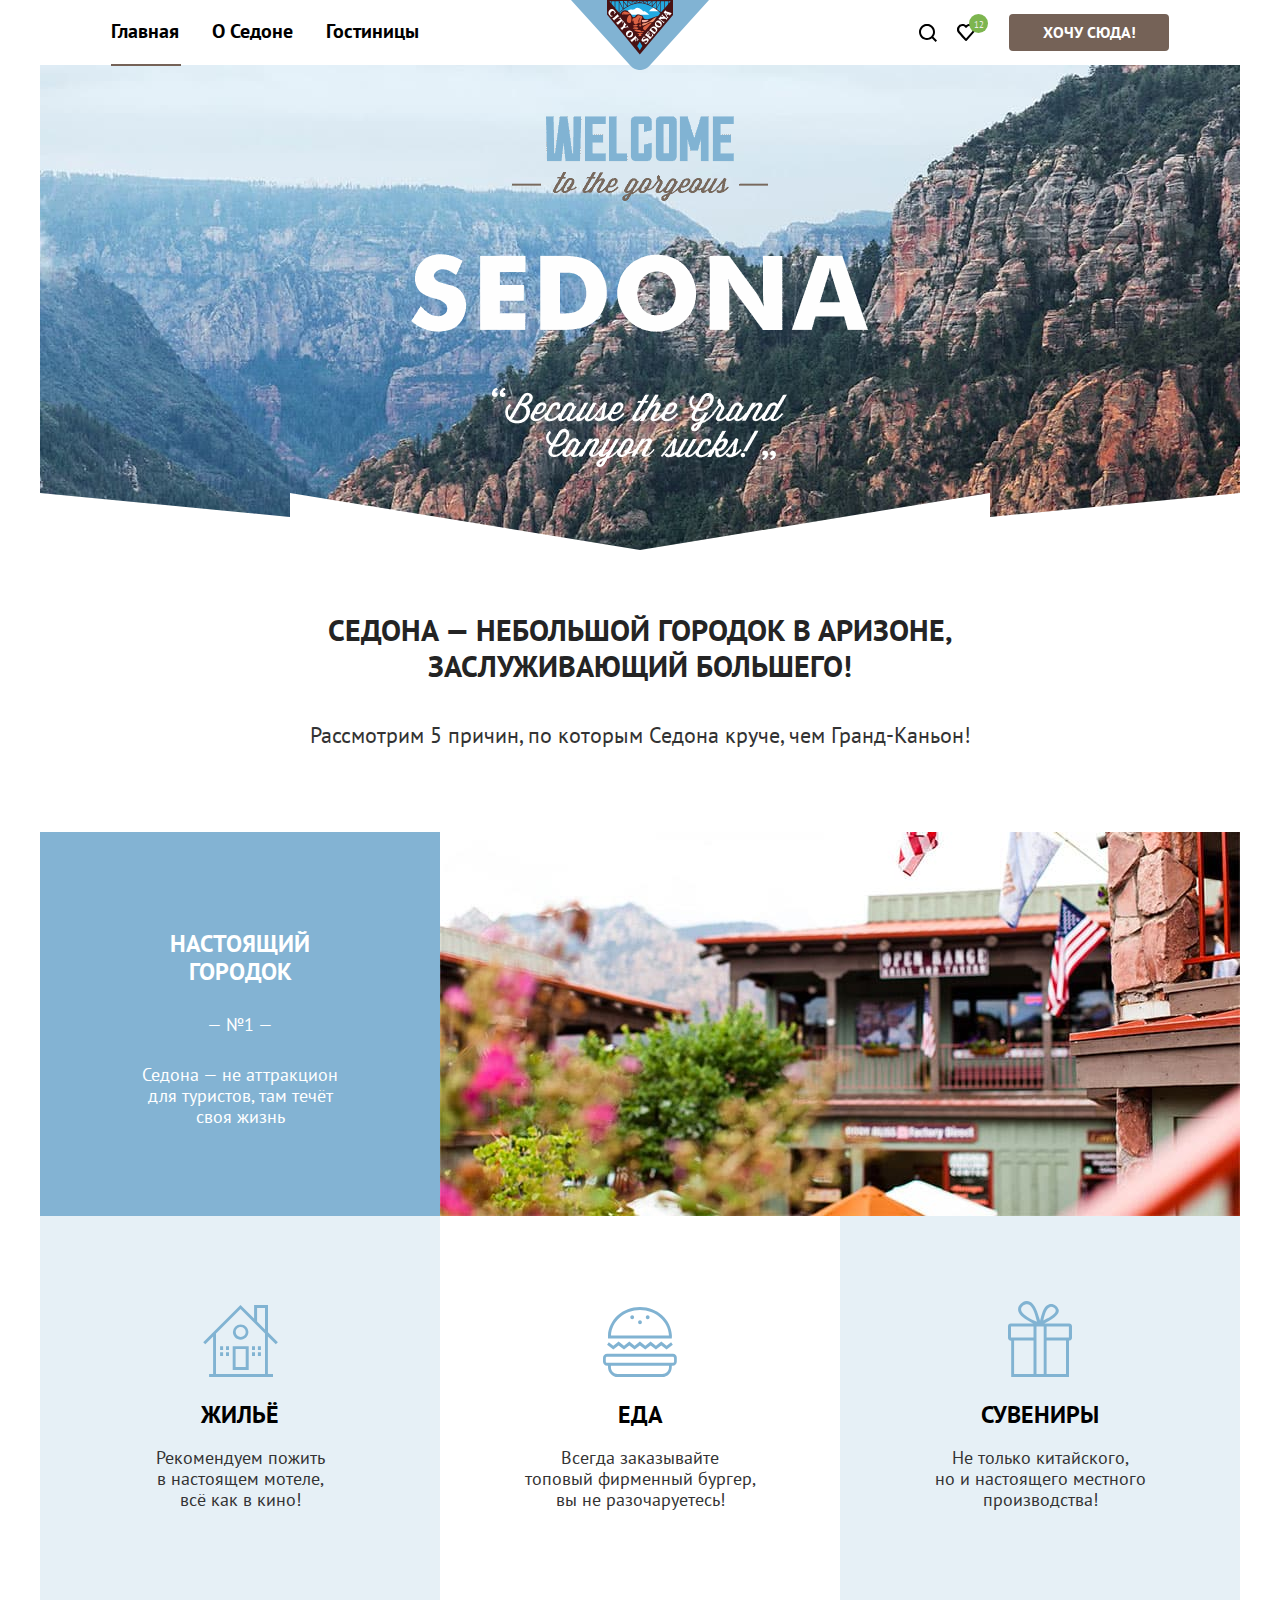
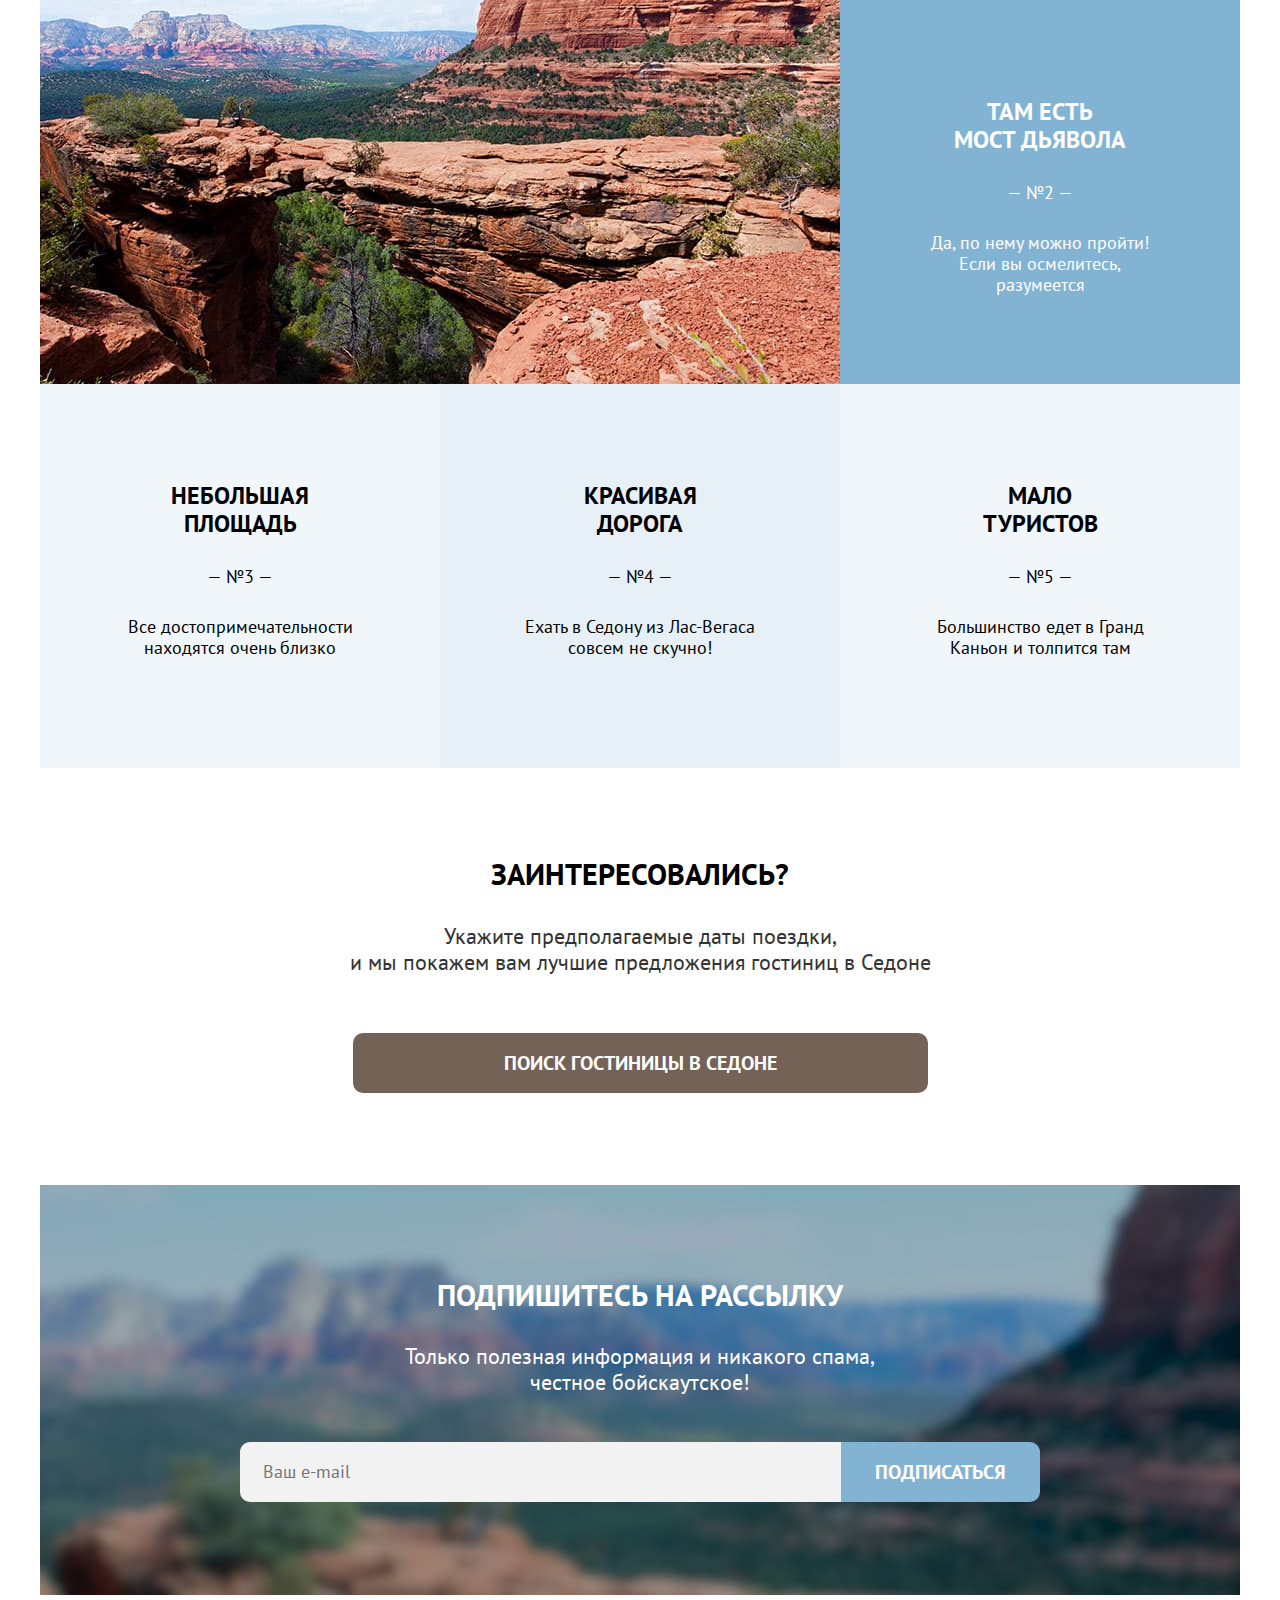
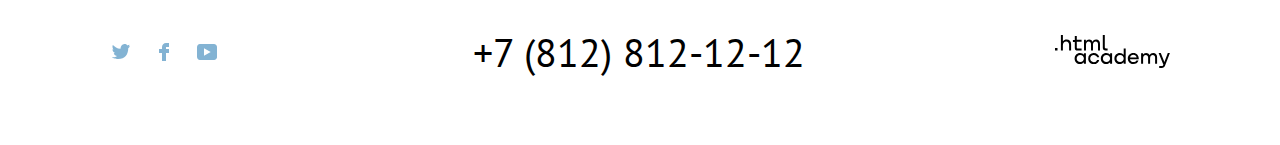
<file: index.html>
<!DOCTYPE html>
<html lang="ru">
<head>
  <meta charset="utf-8">
  <title>Город «Седона»</title>
  <link rel="stylesheet" href="styles/styles.css">
  <link rel="icon" type="image/png" sizes="32x32" href="img/favicon.png">
</head>
<body>
<header class="page-header">
  <nav class="navigation">
    <ul class="navigation-list">
      <li class="navigation-item">
        <a class="navigation-link active">Главная</a>
      </li>
      <li class="navigation-item">
        <a class="navigation-link" href="#">О Седоне</a>
      </li>
      <li class="navigation-item">
        <a class="navigation-link" href="booking.html">Гостиницы</a>
      </li>
    </ul>
    <a class="logo">
      <img src="img/svg/sedona-logo.svg" width="138" height="70" alt="Логотип города Седона.">
    </a>
    <ul class="navigation-list navigation-list-user">
      <li class="navigation-item-user">
        <a class="navigation-link navigation-link-icon" href="#">
          <span class="visually-hidden">Поиск</span>
          <svg width="18" height="18" role="img" aria-label="Иконка поиска." fill="none" xmlns="http://www.w3.org/2000/svg">
            <path d="m18 16.5-3.7-3.7c1-1.3 1.7-3 1.7-4.9 0-4.4-3.6-8-8-8S0 3.6 0 8c0 4.4 3.6 8 8 8 1.8 0 3.5-.6 4.9-1.7l3.7 3.7 1.4-1.5ZM8 14c-3.3 0-6-2.7-6-6s2.7-6 6-6 6 2.7 6 6-2.7 6-6 6Z" />
          </svg>
        </a>
      </li>
      <li class="navigation-item-user">
        <a class="navigation-link navigation-link-icon navigation-link-popup" href="#">
          <span class="visually-hidden">Избранное</span>
          <svg  width="18" height="18" role="img" aria-label="Иконка Избранное." fill="none" xmlns="http://www.w3.org/2000/svg">
            <path d="M8.9 17a.9.9 0 0 1-.8-.4c-5.4-6.1-6.7-7.5-7-7.9A5.4 5.4 0 0 1 5.5 0C6.8 0 8 .5 9 1.3a5.46 5.46 0 0 1 9 4.1c0 1.3-.5 2.5-1.3 3.4l-7 7.9c-.2.2-.4.3-.8.3Zm-6-9.5c.3.4 3.5 4 6.1 6.9l6.2-7c.5-.5.7-1.2.7-2 0-1.8-1.5-3.3-3.3-3.3-1 0-2 .5-2.7 1.3-.3.3-.6.4-.9.4-.3 0-.6-.2-.8-.4-.7-.8-1.7-1.3-2.7-1.3-1.8 0-3.3 1.5-3.3 3.3-.1.9.3 1.6.7 2.1-.1 0-.1 0 0 0Z"/>
          </svg>
          <span class="navigation-link-number">12</span>
        </a>
        <div class="popover-basket">
            <span class="visually-hidden">Список избранных</span>
            <ul class="basket-items-list">
              <li class="basket-item">
                <a class="basket-item-link" href="#">
                  <div class="basket-image-border">
                    <img class="basket-image" src="img/catalog/hotel-2-small.jpg"  width="48" height="48" alt="Гостиница Amara Resort & Spa.">
                  </div>
                  <div class="basket-description" >
                    <p class="basket-desc-title">Desert Quail Inn</p>
                    <p class="basket-desc-type">Мотель</p>
                  </div>
                </a>
                <a class="basket-button button" href="#">
                  <svg width="16" height="16" role="img" aria-label="Удаление из списка." viewBox="0 0 16 16" fill="none" xmlns="http://www.w3.org/2000/svg">
                    <path d="M15.3 2.3H13.1H2.8H0.6C0.3 2.3 0 2.5 0 2.8C0 3.1 0.3 3.4 0.6 3.4H2.3V15.4C2.3 15.7 2.6 16 2.9 16H13.1C13.4 16 13.7 15.7 13.7 15.4V3.4H15.4C15.7 3.4 16 3.1 16 2.8C16 2.5 15.6 2.3 15.3 2.3ZM12.5 14.8H3.4V3.4H12.5V14.8Z"/>
                    <path d="M6.19995 1.2H9.59995C9.89995 1.2 10.2 0.9 10.2 0.6C10.2 0.3 9.99995 0 9.69995 0H6.19995C5.89995 0 5.69995 0.3 5.69995 0.6C5.69995 0.9 5.89995 1.2 6.19995 1.2Z"/>
                    <path d="M6.2001 12C6.5001 12 6.8001 11.7 6.8001 11.4V5.70001C6.8001 5.40001 6.5001 5.10001 6.2001 5.10001C5.9001 5.10001 5.6001 5.40001 5.6001 5.70001V11.4C5.7001 11.7 5.9001 12 6.2001 12Z"/>
                    <path d="M9.7001 12C10.0001 12 10.3001 11.7 10.3001 11.4V5.70001C10.3001 5.40001 10.0001 5.10001 9.7001 5.10001C9.4001 5.10001 9.1001 5.50001 9.1001 5.70001V11.4C9.1001 11.7 9.3001 12 9.7001 12Z"/>
                  </svg>
                  <span class="visually-hidden">Удалить из корзины</span>
                </a>
              </li>
              <li class="basket-item">
                <a class="basket-item-link" href="#">
                  <div class="basket-image-border">
                    <img class="basket-image" src="img/catalog/hotel-3-small.jpg"  width="48" height="48" alt="Гостиница Amara Resort & Spa.">
                  </div>
                  <div class="basket-description" >
                    <p class="basket-desc-title">Villas at Poco Diablo</p>
                    <p class="basket-desc-type">Апартаменты</p>
                  </div>
                </a>
                <a class="basket-button button" href="#">
                  <svg width="16" height="16" role="img" aria-label="Удаление из списка." viewBox="0 0 16 16" fill="none" xmlns="http://www.w3.org/2000/svg">
                    <path d="M15.3 2.3H13.1H2.8H0.6C0.3 2.3 0 2.5 0 2.8C0 3.1 0.3 3.4 0.6 3.4H2.3V15.4C2.3 15.7 2.6 16 2.9 16H13.1C13.4 16 13.7 15.7 13.7 15.4V3.4H15.4C15.7 3.4 16 3.1 16 2.8C16 2.5 15.6 2.3 15.3 2.3ZM12.5 14.8H3.4V3.4H12.5V14.8Z"/>
                    <path d="M6.19995 1.2H9.59995C9.89995 1.2 10.2 0.9 10.2 0.6C10.2 0.3 9.99995 0 9.69995 0H6.19995C5.89995 0 5.69995 0.3 5.69995 0.6C5.69995 0.9 5.89995 1.2 6.19995 1.2Z"/>
                    <path d="M6.2001 12C6.5001 12 6.8001 11.7 6.8001 11.4V5.70001C6.8001 5.40001 6.5001 5.10001 6.2001 5.10001C5.9001 5.10001 5.6001 5.40001 5.6001 5.70001V11.4C5.7001 11.7 5.9001 12 6.2001 12Z"/>
                    <path d="M9.7001 12C10.0001 12 10.3001 11.7 10.3001 11.4V5.70001C10.3001 5.40001 10.0001 5.10001 9.7001 5.10001C9.4001 5.10001 9.1001 5.50001 9.1001 5.70001V11.4C9.1001 11.7 9.3001 12 9.7001 12Z"/>
                  </svg>
                  <span class="visually-hidden">Удалить из корзины</span>
                </a>
              </li>
            </ul>
            <div class="basket-group-button">
              <a class="button basket-button-view" href="#">Все избранные</a>
            </div>
        </div>
      </li>
      <li class="navigation-item-user navigation-item-button">
        <a class="navigation-link navigation-link-target" href="#">Хочу сюда!</a>
      </li>
    </ul>
  </nav>
</header>
<main class="main-container">
  <div class="main-index">
    <h1 class="visually-hidden">Добро пожаловать в город Седона!</h1>
    <img class="logo-big" src="img/sedona-welcome.png" width="458" height="352" alt="WELCOME to the gorgeous SEDONA Because the Grand Canyon sucks!">
  </div>
  <section class="advantages">
    <h2 class="visually-hidden">Преимущества</h2>
    <p class="advantages-header advantages-header-center">Седона — небольшой городок в Аризоне, заслуживающий большего!</p>
    <p class="advantages-header-description advantages-header-center">Рассмотрим 5 причин, по которым Седона круче, чем Гранд-Каньон!</p>
    <ol class="advantages-list">
      <li class="advantages-item advantages-blue-dark advantages-item-img">
        <div class="advantages-item-description">
          <h3 class="advantages-title">Настоящий <span>городок</span></h3>
          <span class="advantages-description advantages-numerator"></span>
          <p class="advantages-description">Седона — не аттракцион <span>для туристов, там течёт</span> своя жизнь</p>
        </div>
        <img class="photo-advantages-1" src="img/photo-1.jpg" width="800" height="384"  alt="Спокойный город.">
        <ul class="services-list">
          <li class="services-item advantages-blue">
            <div class="services-icon">
              <img src="img/svg/menu-home.svg" width="75" height="72" alt="Жилье.">
            </div>
            <h3 class="services-title">Жильё</h3>
            <p class="services-description">Рекомендуем пожить <span>в настоящем мотеле,</span> всё как в кино!</p>
          </li>
          <li class="services-item">
            <div class="services-icon">
              <img src="img/svg/menu-burger.svg" width="74" height="70" alt="Еда.">
            </div>
            <h3 class="services-title">Еда</h3>
            <p class="services-description">Всегда заказывайте <span>топовый фирменный бургер,</span> вы не разочаруетесь!</p>
          </li>
          <li class="services-item advantages-blue">
            <div class="services-icon">
              <img src="img/svg/menu-box.svg" width="64" height="76" alt="Сувениры.">
            </div>
            <h3 class="services-title">Сувениры</h3>
            <p class="services-description">Не только китайского, <span>но и настоящего местного</span> производства!</p>
          </li>
        </ul>
      </li>
      <li class="advantages-item advantages-blue-dark advantages-item-img">
        <img class="photo-advantages-2" src="img/photo-2.jpg" width="800" height="384"  alt="Мост дьявола.">
        <div class="advantages-item-description">
          <h3 class="advantages-title">Там есть <span>мост дьявола</span></h3>
          <span class="advantages-description advantages-numerator"></span>
          <p class="advantages-description">Да, по нему можно пройти! <span>Если вы осмелитесь,</span> разумеется</p>
        </div>
      </li>
      <li class="advantages-item advantages-item-description advantages-blue-light">
        <h3 class="advantages-title">Небольшая <span>площадь</span></h3>
        <span class="advantages-description advantages-numerator"></span>
        <p class="advantages-description">Все достопримечательности <span>находятся очень близко</span></p>
      </li>
      <li class="advantages-item advantages-item-description advantages-blue">
        <h3 class="advantages-title">Красивая <span>дорога</span></h3>
        <span class="advantages-description advantages-numerator"></span>
        <p class="advantages-description">Ехать в Седону из Лас-Вегаса <span>совсем не скучно!</span></p>
      </li>
      <li class="advantages-item advantages-item-description advantages-blue-light">
        <h3 class="advantages-title">Мало <span>туристов</span></h3>
        <span class="advantages-description advantages-numerator"></span>
        <p class="advantages-description">Большинство едет в Гранд <span>Каньон и толпится там</span></p>
      </li>
    </ol>
  </section>
  <section class="search">
    <h2 class="visually-hidden">Поиск гостиницы</h2>
    <p class="search-header">Заинтересовались?</p>
    <p class="search-description">Укажите предполагаемые даты поездки, <span>и мы покажем вам лучшие предложения гостиниц в Седоне</span></p>
    <a class="search-link" href="#">ПОИСК ГОСТИНИЦЫ В седоне</a>
  </section>
  <section class="subscribe subscribe-index">
    <h2 class="subscribe-header">Подпишитесь на рассылку</h2>
    <p class="subscribe-description subscribe-description-index">Только полезная информация и никакого спама, честное бойскаутское!</p>
    <form class="subscribe-form" action="https://echo.htmlacademy.ru" method="post">
      <label class="visually-hidden" for="subscribe">Подписка на рассылку</label>
      <input class="subscribe-input" id="subscribe" type="email" name="subscribe-email" placeholder="Ваш e-mail" required>
      <button class="button button-subscribe" type="submit">Подписаться</button>
    </form>
  </section>
</main>
<footer class="footer-page">
  <section class="footer-social">
    <h2 class="visually-hidden">Давайте дружить</h2>
    <ul class="footer-social-list">
      <li class="footer-social-item">
        <a class="footer-social-link" href="https://twitter.com/htmlacademy_ru">
          <span class="visually-hidden">Твиттер</span>
          <svg width="18" height="15" role="img" aria-label="Иконка Твиттер." fill="none" xmlns="http://www.w3.org/2000/svg"><path d="M11.6.2c1.8-.5 3.2.3 3.8 1.2.7-.2 1.4-.5 2.1-.7 0 .9-.6 1.5-.9 1.8.7.1 1.4-.6 1.4-.6-.2 1-1.1 1.8-1.7 2C16.1 10.7 13 15.1 5.7 15h-.5c-.4 0-4.4-.5-5.2-1.9 2.4.2 4.1-.4 5-1.2-1-.3-2.9-.4-3.2-2.9.4.1.6.2 1.3.1C1.8 8.3.4 7.5.5 5.3c.3.3 1.1.5 1.4.5C1.1 5.6-.2 2.5.9.9c1.9 1.9 4 3.6 7.6 3.8C8.7 2.3 9.7.8 11.6.2Z"/><defs><path fill="#fff" d="M0 0h18v15H0z"/></defs>
          </svg>
        </a>
      </li>
      <li class="footer-social-item">
        <a class="footer-social-link" href="https://www.facebook.com/htmlacademy">
          <span class="visually-hidden">Фейсбук</span>
          <svg width="10" height="18" role="img" aria-label="Иконка Фейсбук." fill="none" xmlns="http://www.w3.org/2000/svg"><path d="M7 0C4.8 0 3 1.8 3 4v2H0v4h3v8h4v-8h3V6H7V4h3V0H7Z"/>
          </svg>
        </a>
      </li>
      <li class="footer-social-item">
        <a class="footer-social-link" href="https://www.youtube.com/c/HTMLAcademyRUS">
          <span class="visually-hidden">Ютуб</span>
          <svg width="20" height="16" role="img" aria-label="Иконка Ютуб." fill="none" xmlns="http://www.w3.org/2000/svg"><path d="M17 0H2.9C1.2 0 0 1.5 0 3.2v9.5C0 14.5 1.2 16 2.9 16h14.3c1.5 0 2.9-1.5 2.9-3.2V3.2C19.9 1.5 18.7 0 17 0ZM7 11.8V4.2L13.7 8 7 11.8Z"/><defs><path fill="#fff" d="M0 0h20v16H0z"/></defs>
          </svg>
        </a>
      </li>
    </ul>
    <a class="footer-dark-link contacts-phone" href="tel:88128121212"><span class="visually-hidden">Телефон для контактов </span>+7 (812) 812-12-12</a>
    <a class="footer-dark-link htmlacademy-link" href="https://htmlacademy.ru/">
      <span class="visually-hidden">.html academy</span>
      <svg width="115" height="34" role="img" aria-label="Акадения HTML." fill="none" xmlns="http://www.w3.org/2000/svg"><path d="M0 12.9v2.6h2.5v-2.6H0ZM11.6 4.5c-1.6 0-2.8.7-3.6 1.7h-.1V0h-2v15.5h2v-5.3c0-2.1 1.3-3.6 3.3-3.6 1.8 0 2.9 1.4 2.9 3.2v5.7h2V9.4c.1-3-1.8-4.9-4.5-4.9ZM26.6 4.8h-4.8V1.1h-2v3.8h-1.9v2h1.9v6c0 1.7 1 2.7 2.7 2.7h4.1v-2h-3.7c-.7 0-1.1-.4-1.1-1.1V6.8h4.8v-2ZM41.1 4.6c-1.6 0-2.9.8-3.5 2.1h-.1c-.6-1.2-1.8-2.1-3.4-2.1-1.4 0-2.5.8-3.1 1.8h-.1V4.8H29v10.6h2V10c0-2 1-3.5 2.6-3.5 1.5 0 2.4 1 2.4 2.6v6.3h2V9.8c0-2.4 1.4-3.3 2.6-3.3 1.5 0 2.4 1 2.4 2.6v6.3h2V8.9c.1-2.5-1.4-4.3-3.9-4.3ZM47.8 12.7c0 1.7 1 2.7 2.8 2.7h2v-2h-1.7c-.7 0-1.1-.4-1.1-1.1V0h-2v12.7ZM28.9 19.7c-.9-1.1-2.2-1.8-3.9-1.8-3.1 0-5.4 2.3-5.4 5.6s2.3 5.6 5.4 5.6c1.8 0 3-.8 3.8-1.9h.1v1.6h2V18.2h-2v1.5Zm-3.6 7.4c-2.2 0-3.6-1.6-3.6-3.6s1.4-3.6 3.6-3.6 3.6 1.6 3.6 3.6c0 1.9-1.4 3.6-3.6 3.6ZM44.2 22c-.5-2.4-2.6-4.1-5.4-4.1a5.4 5.4 0 0 0-5.6 5.6c0 3.1 2.2 5.6 5.6 5.6 2.8 0 4.9-1.8 5.4-4.2h-2.1a3.4 3.4 0 0 1-3.3 2.3c-2.2 0-3.6-1.6-3.6-3.6s1.4-3.6 3.6-3.6c1.6 0 2.8 1 3.3 2.2h2.1V22ZM55.1 19.7c-.9-1.1-2.2-1.8-3.9-1.8-3.1 0-5.4 2.3-5.4 5.6s2.3 5.6 5.4 5.6c1.8 0 3-.8 3.8-1.9h.1v1.6h2V18.2h-2v1.5Zm-3.6 7.4c-2.2 0-3.6-1.6-3.6-3.6s1.4-3.6 3.6-3.6 3.6 1.6 3.6 3.6c0 1.9-1.5 3.6-3.6 3.6ZM68.7 19.8c-.9-1.1-2.2-1.9-3.9-1.9-3.1 0-5.4 2.3-5.4 5.6s2.2 5.6 5.4 5.6c1.7 0 3-.8 3.8-1.8h.1v1.5h2V13.4h-2v6.4Zm-3.6 7.3c-2.2 0-3.6-1.6-3.6-3.6s1.4-3.6 3.6-3.6 3.6 1.6 3.6 3.6c-.1 2-1.5 3.6-3.6 3.6ZM78.3 17.9c-3.3 0-5.5 2.5-5.5 5.6 0 3 2.1 5.6 5.5 5.6 2.5 0 4.5-1.3 5.2-3.6h-2.1c-.5 1-1.6 1.6-3 1.6-1.9 0-3.3-1.3-3.4-2.9h8.8c.2-3.6-2-6.3-5.5-6.3Zm0 1.9c1.7 0 3 1 3.3 2.6h-6.5c.3-1.5 1.5-2.6 3.2-2.6ZM98.2 17.9c-1.6 0-2.9.8-3.6 2h-.1c-.6-1.2-1.8-2-3.4-2-1.4 0-2.5.7-3.1 1.8v-1.5h-1.9v10.6h2v-5.4c0-2 1-3.4 2.6-3.5 1.5 0 2.4 1 2.4 2.6v6.3h2v-5.6c0-2.4 1.4-3.3 2.6-3.3 1.5 0 2.4 1 2.4 2.6v6.3h2v-6.5c.1-2.6-1.4-4.4-3.9-4.4ZM109.4 27l-3.6-8.9h-2.2l4.8 11.6c-.3.9-.7 1.2-1.7 1.2h-2.5v2h2.5c1.8 0 2.8-.8 3.5-2.6l4.7-12.2h-2.1l-3.4 8.9Z"/>
      </svg>
    </a>
  </section>
</footer>
<div class="modal-container modal-container-close">
  <div class="modal modal-search">
    <div class="modal-title-border">
      <h2 class="modal-title">поиск гостиницы в седоне</h2>
      <button class="modal-close-button" type="button">
        <span class="visually-hidden">Закрыть</span>
        <svg width="13" height="13" role="img" aria-label="Иконка крест." fill="none" xmlns="http://www.w3.org/2000/svg">
          <path d="M13 1.2 11.8 0 6.5 5.3 1.2 0 0 1.2l5.3 5.3L0 11.8 1.2 13l5.3-5.3 5.3 5.3 1.2-1.2-5.3-5.3L13 1.2Z"/>
        </svg>
      </button>
    </div>
    <form class="search-form" action="https://echo.htmlacademy.ru" method="post">
      <label class="search-label search-label-from" for="search-from">Дата заезда:</label>
      <div class="search-border-from search-input-border">
        <input class="search-input search-input-date" type="text" id="search-from" name="search-date-from" placeholder="Укажите дату" required>
        <p class="search-error search-error-from search-error-red">Мы не можем отправить вас в прошлое.</p>
      </div>
      <label class="search-label search-label-to" for="search-to">Дата выезда:</label>
      <div class="search-border-to search-input-border">
        <input class="search-input search-input-date" type="text" id="search-to" name="search-date-to" placeholder="Укажите дату" required>
        <p class="search-error search-error-to">На эти даты есть свободные номера. Пока есть.</p>
      </div>
      <label class="search-label search-label-adult" for="search-adult">Взрослые:</label>
      <div class="search-border-people">
        <div class="search-border-input">
          <button class="button search-number-button search-adult-dec-button" type="button">
            <span class="visually-hidden">минус</span>
            <svg width="13" height="1" role="img" aria-label="Иконка минус." fill="none" xmlns="http://www.w3.org/2000/svg">
              <path d="M0 0L0 1L13 1V0L0 0Z"/>
            </svg>
          </button>
          <input class="search-input search-input-number search-input-adult" type="number" id="search-adult" name="search-adult-for" value="2">
          <button class="button search-number-button search-adult-inc-button" type="button">
            <span class="visually-hidden">плюс</span>
            <svg width="13" height="13" role="img" aria-label="Иконка плюс." fill="none" xmlns="http://www.w3.org/2000/svg">
              <path d="M13 6H7V0H6V6H0V7H6V13H7V7H13V6Z"/>
            </svg>
          </button>
        </div>
        <div class="search-border-label-child">
          <label class="search-label search-label-child" for="search-child">Дети:</label>
          <a class="search-info-child" href="#">
            i
            <p class="search-info-child-description">
              Укажите количество детей,
              которые будут с вами, возраст
              которых от 6 до 18 лет. Дети
              до 6 лет размещаются бесплатно.
            </p>
          </a>
        </div>
        <div class="search-border-input">
          <button class="button search-number-button search-child-dec-button" type="button">
            <span class="visually-hidden">минус</span>
            <svg width="13" height="1" role="img" aria-label="Иконка минус." fill="none" xmlns="http://www.w3.org/2000/svg">
              <path d="M0 0L0 1L13 1V0L0 0Z"/>
            </svg>
          </button>
          <input class="search-input search-input-number search-input-child" type="number" id="search-child" name="search-child-for" value="1">
          <button class="button search-number-button search-child-inc-button" type="button">
            <span class="visually-hidden">плюс</span>
            <svg width="13" height="13" role="img" aria-label="Иконка плюс." fill="none" xmlns="http://www.w3.org/2000/svg">
              <path d="M13 6H7V0H6V6H0V7H6V13H7V7H13V6Z"/>
            </svg>
          </button>
        </div>
      </div>
      <button class="button search-button" type="submit">Найти</button>
    </form>
  </div>
</div>
</body>
</html>
</file>
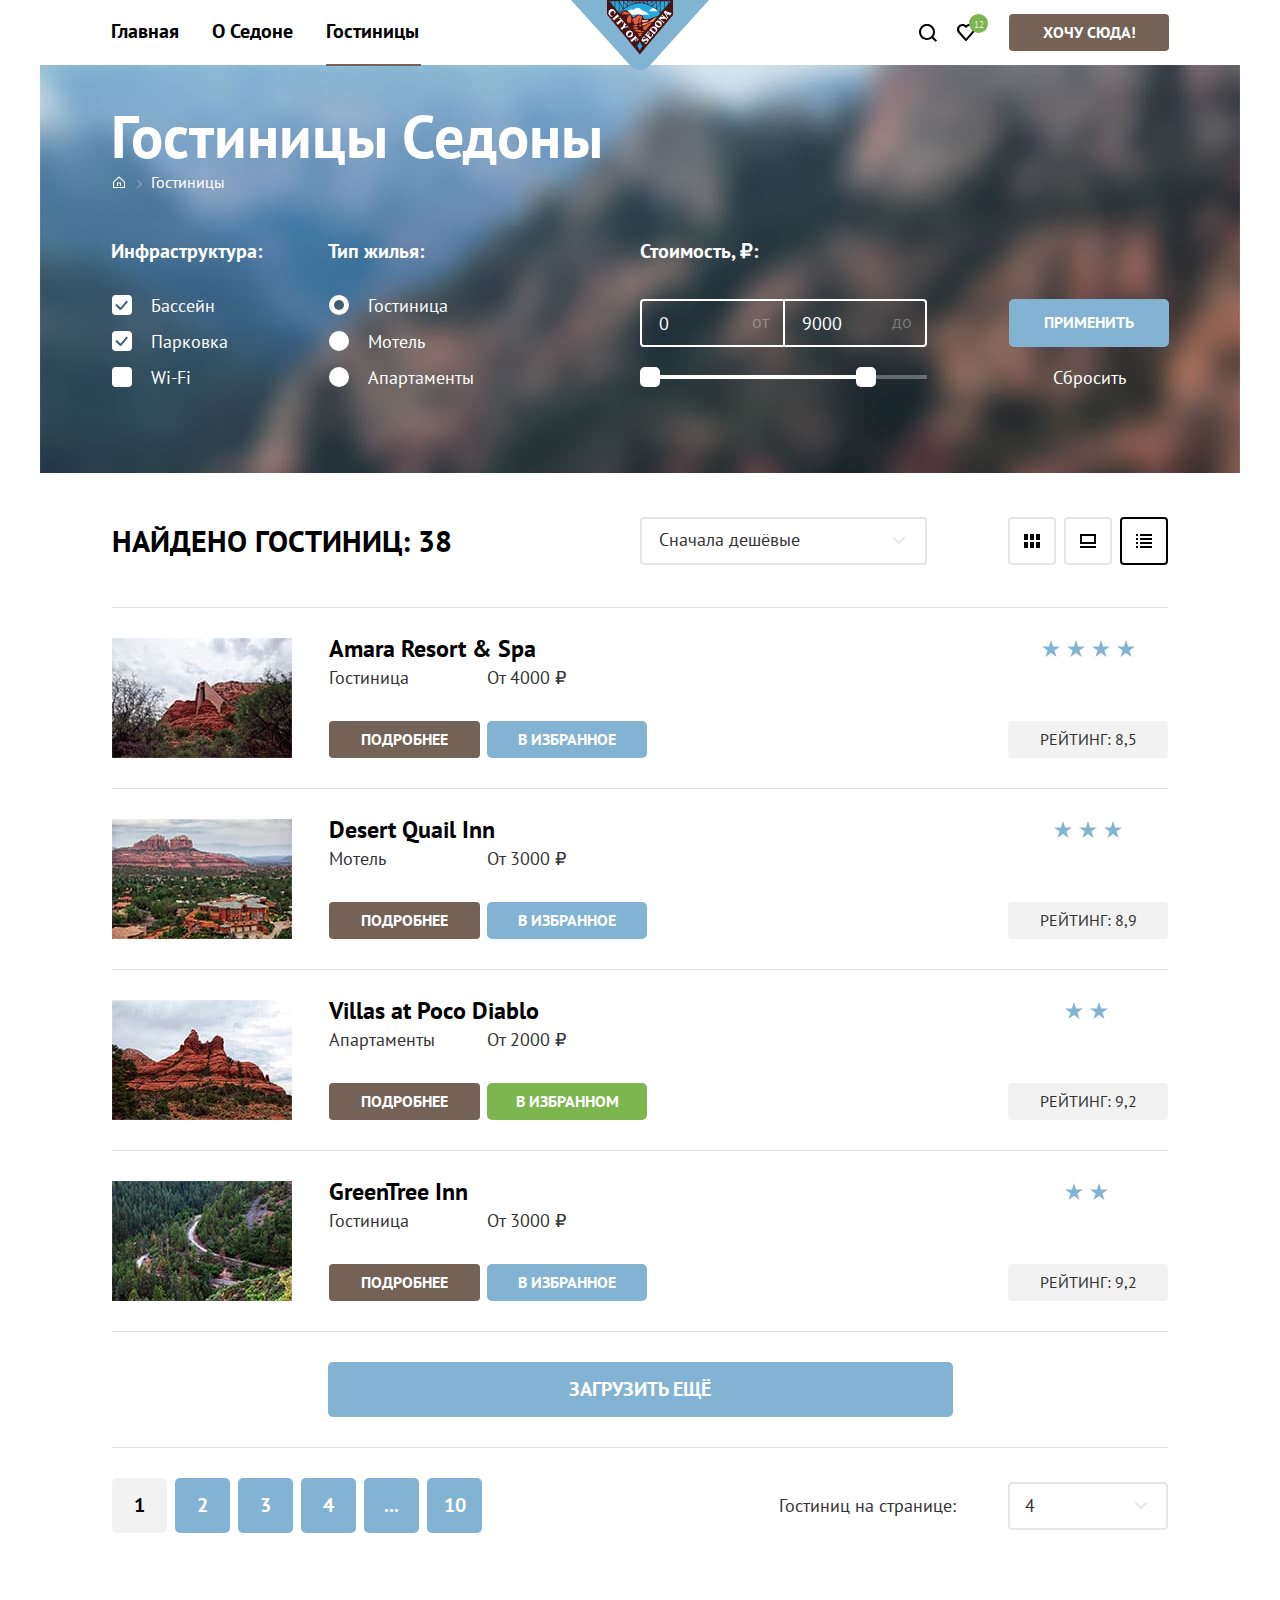
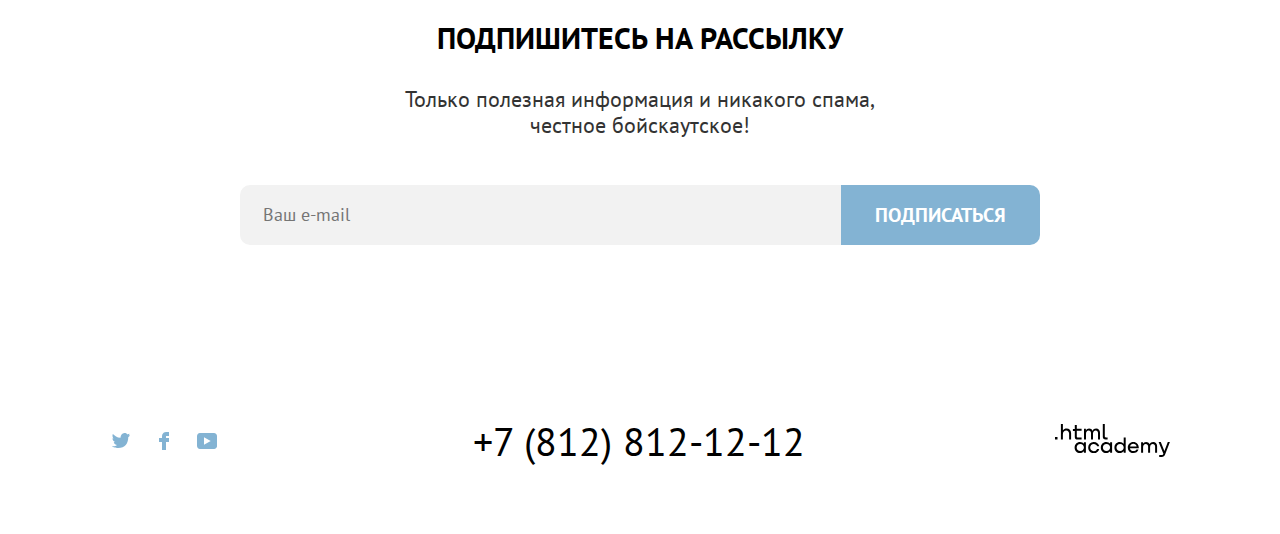
<file: booking.html>
<!DOCTYPE html>
<html lang="ru">
<head>
  <meta charset="utf-8">
  <title>Город «Седона»</title>
  <link rel="stylesheet" href="styles/styles.css">
  <link rel="icon" type="image/png" sizes="32x32" href="img/favicon.png">
</head>
<body>
<header class="page-header">
  <nav class="navigation">
    <ul class="navigation-list">
      <li class="navigation-item">
        <a class="navigation-link" href="index.html">Главная</a>
      </li>
      <li class="navigation-item">
        <a class="navigation-link" href="#">О Седоне</a>
      </li>
      <li class="navigation-item">
        <a class="navigation-link active">Гостиницы</a>
      </li>
    </ul>
    <a class="logo" href="index.html">
      <img src="img/svg/sedona-logo.svg"  width="138" height="70" alt="Логотип города Седона.">
    </a>
    <ul class="navigation-list navigation-list-user">
      <li class="navigation-item-user">
        <a class="navigation-link navigation-link-icon" href="#">
          <span class="visually-hidden">Поиск</span>
          <svg width="18" height="18" role="img" aria-label="Иконка поиска." fill="none" xmlns="http://www.w3.org/2000/svg">
            <path d="m18 16.5-3.7-3.7c1-1.3 1.7-3 1.7-4.9 0-4.4-3.6-8-8-8S0 3.6 0 8c0 4.4 3.6 8 8 8 1.8 0 3.5-.6 4.9-1.7l3.7 3.7 1.4-1.5ZM8 14c-3.3 0-6-2.7-6-6s2.7-6 6-6 6 2.7 6 6-2.7 6-6 6Z" />
          </svg>
        </a>
      </li>
      <li class="navigation-item-user">
        <a class="navigation-link navigation-link-icon navigation-link-popup" href="#">
          <span class="visually-hidden">Избранное</span>
          <svg  width="18" height="18" role="img" aria-label="Иконка Избранное." fill="none" xmlns="http://www.w3.org/2000/svg">
            <path d="M8.9 17a.9.9 0 0 1-.8-.4c-5.4-6.1-6.7-7.5-7-7.9A5.4 5.4 0 0 1 5.5 0C6.8 0 8 .5 9 1.3a5.46 5.46 0 0 1 9 4.1c0 1.3-.5 2.5-1.3 3.4l-7 7.9c-.2.2-.4.3-.8.3Zm-6-9.5c.3.4 3.5 4 6.1 6.9l6.2-7c.5-.5.7-1.2.7-2 0-1.8-1.5-3.3-3.3-3.3-1 0-2 .5-2.7 1.3-.3.3-.6.4-.9.4-.3 0-.6-.2-.8-.4-.7-.8-1.7-1.3-2.7-1.3-1.8 0-3.3 1.5-3.3 3.3-.1.9.3 1.6.7 2.1-.1 0-.1 0 0 0Z"/>
          </svg>
          <span class="navigation-link-number">12</span>
        </a>
        <div class="popover-basket">
          <span class="visually-hidden">Список избранных</span>
          <ul class="basket-items-list">
            <li class="basket-item">
              <a class="basket-item-link" href="#">
                <div class="basket-image-border">
                  <img class="basket-image" src="img/catalog/hotel-2-small.jpg"  width="48" height="48" alt="Гостиница Amara Resort & Spa.">
                </div>
                <div class="basket-description" >
                  <p class="basket-desc-title">Desert Quail Inn</p>
                  <p class="basket-desc-type">Мотель</p>
                </div>
              </a>
              <a class="basket-button button" href="#">
                <svg width="16" height="16" role="img" aria-label="Удаление из списка." viewBox="0 0 16 16" fill="none" xmlns="http://www.w3.org/2000/svg">
                  <path d="M15.3 2.3H13.1H2.8H0.6C0.3 2.3 0 2.5 0 2.8C0 3.1 0.3 3.4 0.6 3.4H2.3V15.4C2.3 15.7 2.6 16 2.9 16H13.1C13.4 16 13.7 15.7 13.7 15.4V3.4H15.4C15.7 3.4 16 3.1 16 2.8C16 2.5 15.6 2.3 15.3 2.3ZM12.5 14.8H3.4V3.4H12.5V14.8Z"/>
                  <path d="M6.19995 1.2H9.59995C9.89995 1.2 10.2 0.9 10.2 0.6C10.2 0.3 9.99995 0 9.69995 0H6.19995C5.89995 0 5.69995 0.3 5.69995 0.6C5.69995 0.9 5.89995 1.2 6.19995 1.2Z"/>
                  <path d="M6.2001 12C6.5001 12 6.8001 11.7 6.8001 11.4V5.70001C6.8001 5.40001 6.5001 5.10001 6.2001 5.10001C5.9001 5.10001 5.6001 5.40001 5.6001 5.70001V11.4C5.7001 11.7 5.9001 12 6.2001 12Z"/>
                  <path d="M9.7001 12C10.0001 12 10.3001 11.7 10.3001 11.4V5.70001C10.3001 5.40001 10.0001 5.10001 9.7001 5.10001C9.4001 5.10001 9.1001 5.50001 9.1001 5.70001V11.4C9.1001 11.7 9.3001 12 9.7001 12Z"/>
                </svg>
                <span class="visually-hidden">Удалить из корзины</span>
              </a>
            </li>
            <li class="basket-item">
              <a class="basket-item-link" href="#">
                <div class="basket-image-border">
                  <img class="basket-image" src="img/catalog/hotel-3-small.jpg"  width="48" height="48" alt="Гостиница Amara Resort & Spa.">
                </div>
                <div class="basket-description" >
                  <p class="basket-desc-title">Villas at Poco Diablo</p>
                  <p class="basket-desc-type">Апартаменты</p>
                </div>
              </a>
              <a class="basket-button button" href="#">
                <svg width="16" height="16" role="img" aria-label="Удаление из списка." viewBox="0 0 16 16" fill="none" xmlns="http://www.w3.org/2000/svg">
                  <path d="M15.3 2.3H13.1H2.8H0.6C0.3 2.3 0 2.5 0 2.8C0 3.1 0.3 3.4 0.6 3.4H2.3V15.4C2.3 15.7 2.6 16 2.9 16H13.1C13.4 16 13.7 15.7 13.7 15.4V3.4H15.4C15.7 3.4 16 3.1 16 2.8C16 2.5 15.6 2.3 15.3 2.3ZM12.5 14.8H3.4V3.4H12.5V14.8Z"/>
                  <path d="M6.19995 1.2H9.59995C9.89995 1.2 10.2 0.9 10.2 0.6C10.2 0.3 9.99995 0 9.69995 0H6.19995C5.89995 0 5.69995 0.3 5.69995 0.6C5.69995 0.9 5.89995 1.2 6.19995 1.2Z"/>
                  <path d="M6.2001 12C6.5001 12 6.8001 11.7 6.8001 11.4V5.70001C6.8001 5.40001 6.5001 5.10001 6.2001 5.10001C5.9001 5.10001 5.6001 5.40001 5.6001 5.70001V11.4C5.7001 11.7 5.9001 12 6.2001 12Z"/>
                  <path d="M9.7001 12C10.0001 12 10.3001 11.7 10.3001 11.4V5.70001C10.3001 5.40001 10.0001 5.10001 9.7001 5.10001C9.4001 5.10001 9.1001 5.50001 9.1001 5.70001V11.4C9.1001 11.7 9.3001 12 9.7001 12Z"/>
                </svg>
                <span class="visually-hidden">Удалить из корзины</span>
              </a>
            </li>
          </ul>
          <div class="basket-group-button">
            <a class="button basket-button-view" href="#">Все избранные</a>
          </div>
        </div>
      </li>
      <li class="navigation-item-user navigation-item-button">
        <a class="navigation-link navigation-link-target" href="#">Хочу сюда!</a>
      </li>
    </ul>
  </nav>
</header>
<main class="main-container">
  <div class="main-inner">
    <h1 class="booking-title">Гостиницы Седоны</h1>
    <ul class="booking-menu-list">
      <li class="booking-menu-item">
        <a class="booking-menu-link" href="index.html">
          <img class="booking-link-icon" src="img/svg/nav-home.svg" width="12" height="12" alt="Главная.">
        </a>
      </li>
      <li class="booking-menu-item">
        <a class="booking-menu-link booking-menu-link-disabled">Гостиницы</a>
      </li>
    </ul>
    <section class="booking-list-filter">
      <h2 class="visually-hidden">Фильтры для выбора гостиниц</h2>
      <form class="booking-filter" action="https://echo.htmlacademy.ru" method="post">
        <fieldset class="booking-filter-group booking-filter-group-advantage">
          <legend class="booking-filter-title">Инфраструктура:</legend>
          <ul class="booking-filter-list">
            <li class="booking-filter-item">
              <input class="visually-hidden control-input" id="input-pool" type="checkbox" name="advantage-pool" checked>
              <span class="control-mark"></span>
              <label class="control-label" for="input-pool" >Бассейн</label>
            </li>
            <li class="booking-filter-item">
              <input class="visually-hidden control-input" id="input-parking" type="checkbox" name="advantage-parking" checked>
              <span class="control-mark"></span>
              <label class="control-label" for="input-parking" >Парковка</label>
            </li>
            <li class="booking-filter-item">
              <input class="visually-hidden control-input" id="input-wifi" type="checkbox" name="advantage-wifi">
              <span class="control-mark"></span>
              <label class="control-label" for="input-wifi">Wi-Fi</label>
            </li>
          </ul>
        </fieldset>
        <fieldset class="booking-filter-group booking-filter-group-type">
          <legend class="booking-filter-title">Тип жилья:</legend>
          <ul class="booking-filter-list">
            <li class="booking-filter-item">
              <input class="visually-hidden control-input" id="input-hotel" type="radio" name="hotel-type" value="hotel" checked>
              <span class="control-mark"></span>
              <label class="control-label" for="input-hotel">Гостиница</label>
            </li>
            <li class="booking-filter-item">
              <input class="visually-hidden control-input" id="input-motel" type="radio" name="hotel-type" value="motel">
              <span class="control-mark"></span>
              <label class="control-label" for="input-motel">Мотель</label>
            </li>
            <li class="booking-filter-item">
              <input class="visually-hidden control-input" id="input-apartment" type="radio" name="hotel-type" value="apartment">
              <span class="control-mark"></span>
              <label class="control-label" for="input-apartment">Апартаменты</label>
            </li>
          </ul>
        </fieldset>
        <fieldset class="booking-filter-group booking-filter-group-price">
          <legend class="booking-filter-title">Стоимость, &#8381;:</legend>
          <div class="booking-filter-border-group">
            <div class="booking-filter-border">
              <input class="booking-filter-input booking-filter-border-min" id="input-min" type="number" name="min-price" placeholder="0">
              <label class="booking-filter-label" for="input-min">от</label>
            </div>
            <div class="booking-filter-border">
              <input class="booking-filter-input booking-filter-border-max" id="input-max" type="number" name="max-price" placeholder="9000">
              <label class="booking-filter-label" for="input-max">до</label>
            </div>
          </div>
          <div class="range">
            <div class="range-scale">
              <div class="range-bar" style="left: 10px; width: 216px">
                <button class="range-toggle toggle-min" type="button">
                  <span class="visually-hidden">Изменить минимальную стоимость.</span>
                </button>
                <button class="range-toggle toggle-max" type="button">
                  <span class="visually-hidden">Изменить максимальную стоимость.</span>
                </button>
              </div>
            </div>
          </div>
        </fieldset>
        <div class="booking-button-group">
          <button class="button button-submit" type="submit">Применить</button>
          <button class="button button-cancel" type="reset" name="filter_button" value="cancel">Сбросить</button>
        </div>
      </form>
    </section>
  </div>
  <section class="booking-list">
    <h2 class="visually-hidden">Список гостиниц по заданным фильтрам</h2>
    <div class="view-type-toggle-list">
      <p class="filter-result">Найдено гостиниц: 38</p>
      <a class="view-select-sort view-lite-behavior" href="#">Сначала дешёвые</a>
      <a class="view-toggle-link view-lite-behavior" href="#">
        <div class="view-toggle-icon">
          <img src="img/svg/mode-tile.svg" width="16" height="14" alt="Вид - сетка.">
        </div>
      </a>
      <a class="view-toggle-link view-lite-behavior" href="#">
        <div class="view-toggle-icon">
        <img src="img/svg/mode-slideshow.svg" width="16" height="14" alt="Вид - плитка.">
        </div>
      </a>
      <a class="view-toggle-link view-lite-behavior view-toggle-link-current" href="#">
        <div class="view-toggle-icon">
        <img src="img/svg/mode-list.svg" width="16" height="14" alt="Вид - содержимое.">
        </div>
      </a>
    </div>
    <ul class="hotel-list">
      <li class="hotel-card">
        <a class="hotel-card-image-link" href="">
          <img class="hotel-card-image" src="img/catalog/hotel-1.jpg"  width="180" height="120" alt="Гостиница Amara Resort & Spa.">
        </a>
        <div class="hotel-card-group-main">
          <a class="hotel-card-title-link" href="">
            <h3 class="hotel-card-title">Amara Resort & Spa</h3>
          </a>
          <div class="hotel-card-group-detail">
            <span class="hotel-card-type hotel-card-desc-small">Гостиница</span>
            <span class="hotel-card-price hotel-card-desc-small">От 4000 ₽</span>
          </div>
          <div class="hotel-card-group-button">
            <a class="button hotel-card-link" href="#">подробнее</a>
            <a class="button hotel-card-button" href="#">В избранное</a>
          </div>
        </div>
        <div class="hotel-group-rank">
          <div class="hotel-card-star">
            <span class="visually-hidden">4 звезды</span>
            <div class="hotel-card-star-divider" style="width:80%"></div>
          </div>
          <span class="hotel-card-rank">Рейтинг: 8,5</span>
        </div>
      </li>
      <li class="hotel-card">
        <a class="hotel-card-image-link" href="">
          <img class="hotel-card-image" src="img/catalog/hotel-2.jpg"  width="180" height="120" alt="Гостиница Amara Resort & Spa.">
        </a>
        <div class="hotel-card-group-main">
          <a class="hotel-card-title-link" href="">
            <h3 class="hotel-card-title">Desert Quail Inn</h3>
          </a>
          <div class="hotel-card-group-detail">
            <span class="hotel-card-type hotel-card-desc-small">Мотель</span>
            <span class="hotel-card-price hotel-card-desc-small">От 3000 ₽</span>
          </div>
          <div class="hotel-card-group-button">
            <a class="button hotel-card-link" href="#">подробнее</a>
            <a class="button hotel-card-button" href="#">В избранное</a>
          </div>
        </div>
        <div class="hotel-group-rank">
          <div class="hotel-card-star">
            <span class="visually-hidden">3 звезды</span>
            <div class="hotel-card-star-divider" style="width:60%"></div>
          </div>
          <span class="hotel-card-rank">Рейтинг: 8,9</span>
        </div>
      </li>
      <li class="hotel-card">
        <a class="hotel-card-image-link" href="">
          <img class="hotel-card-image" src="img/catalog/hotel-3.jpg"  width="180" height="120" alt="Гостиница Amara Resort & Spa.">
        </a>
        <div class="hotel-card-group-main">
          <a class="hotel-card-title-link" href="">
            <h3 class="hotel-card-title">Villas at Poco Diablo</h3>
          </a>
          <div class="hotel-card-group-detail">
            <span class="hotel-card-type hotel-card-desc-small">Апартаменты</span>
            <span class="hotel-card-price hotel-card-desc-small">От 2000 ₽</span>
          </div>
          <div class="hotel-card-group-button">
            <a class="button hotel-card-link" href="#">подробнее</a>
            <a class="button hotel-card-button hotel-card-button-favorit" href="#">В избранном</a>
          </div>
        </div>
        <div class="hotel-group-rank">
          <div class="hotel-card-star">
            <span class="visually-hidden">2 звезды</span>
            <div class="hotel-card-star-divider" style="width:40%"></div>
          </div>
          <span class="hotel-card-rank">Рейтинг: 9,2</span>
        </div>
      </li>
      <li class="hotel-card">
        <a class="hotel-card-image-link" href="">
          <img class="hotel-card-image" src="img/catalog/hotel-4.jpg"  width="180" height="120" alt="Гостиница Amara Resort & Spa.">
        </a>
        <div class="hotel-card-group-main">
          <a class="hotel-card-title-link" href="">
            <h3 class="hotel-card-title">GreenTree Inn</h3>
          </a>
          <div class="hotel-card-group-detail">
            <span class="hotel-card-type hotel-card-desc-small">Гостиница</span>
            <span class="hotel-card-price hotel-card-desc-small">От 3000 ₽</span>
          </div>
          <div class="hotel-card-group-button">
            <a class="button hotel-card-link" href="#">подробнее</a>
            <a class="button hotel-card-button" href="#">В избранное</a>
          </div>
        </div>
        <div class="hotel-group-rank">
          <div class="hotel-card-star">
            <span class="visually-hidden">2 звезды</span>
            <div class="hotel-card-star-divider" style="width:40%"></div>
          </div>
          <span class="hotel-card-rank">Рейтинг: 9,2</span>
        </div>
      </li>
    </ul>
    <a class="hotel-view-more pagination-text" href="#">Загрузить ещё</a>
    <div class="pagination-group">
      <ul class="pagination-list">
        <li class="pagination-item">
          <a class="pagination-link pagination-text pagination-current pagination-disabled">1</a>
        </li>
        <li class="pagination-item">
          <a class="pagination-link pagination-text" href="#">2</a>
        </li>
        <li class="pagination-item">
          <a class="pagination-link pagination-text" href="#">3</a>
        </li>
        <li class="pagination-item">
          <a class="pagination-link pagination-text" href="#">4</a>
        </li>
        <li class="pagination-item">
            <span class="pagination-link pagination-text pagination-disabled">...</span>
        </li>
        <li class="pagination-item">
          <a class="pagination-link pagination-text" href="#">10</a>
        </li>
      </ul>
      <span class="view-size-link-label">Гостиниц на странице:</span>
      <a class="view-size-link-label view-size-link view-lite-behavior" href="">
        <span class="visually-hidden">количество гостиниц</span>
        4
      </a>
    </div>
  </section>
  <section class="subscribe">
    <h2 class="subscribe-header">Подпишитесь на рассылку</h2>
    <p class="subscribe-description">Только полезная информация и никакого спама, честное бойскаутское!</p>
    <form class="subscribe-form" action="https://echo.htmlacademy.ru" method="post">
      <label class="visually-hidden" for="subscribe">Подписка на рассылку</label>
      <input class="subscribe-input" id="subscribe" type="email" name="subscribe-email" placeholder="Ваш e-mail" required>
      <button class="button button-subscribe" type="submit">Подписаться</button>
    </form>
  </section>
</main>
<footer class="footer-page">
  <section class="footer-social">
    <h2 class="visually-hidden">Давайте дружить</h2>
    <ul class="footer-social-list">
      <li class="footer-social-item">
        <a class="footer-social-link" href="https://twitter.com/htmlacademy_ru">
          <span class="visually-hidden">Твиттер</span>
          <svg width="18" height="15" role="img" aria-label="Иконка Твиттер." fill="none" xmlns="http://www.w3.org/2000/svg"><path d="M11.6.2c1.8-.5 3.2.3 3.8 1.2.7-.2 1.4-.5 2.1-.7 0 .9-.6 1.5-.9 1.8.7.1 1.4-.6 1.4-.6-.2 1-1.1 1.8-1.7 2C16.1 10.7 13 15.1 5.7 15h-.5c-.4 0-4.4-.5-5.2-1.9 2.4.2 4.1-.4 5-1.2-1-.3-2.9-.4-3.2-2.9.4.1.6.2 1.3.1C1.8 8.3.4 7.5.5 5.3c.3.3 1.1.5 1.4.5C1.1 5.6-.2 2.5.9.9c1.9 1.9 4 3.6 7.6 3.8C8.7 2.3 9.7.8 11.6.2Z"/><defs><path fill="#fff" d="M0 0h18v15H0z"/></defs>
          </svg>
        </a>
      </li>
      <li class="footer-social-item">
        <a class="footer-social-link" href="https://www.facebook.com/htmlacademy">
          <span class="visually-hidden">Фейсбук</span>
          <svg width="10" height="18" role="img" aria-label="Иконка Фейсбук." fill="none" xmlns="http://www.w3.org/2000/svg"><path d="M7 0C4.8 0 3 1.8 3 4v2H0v4h3v8h4v-8h3V6H7V4h3V0H7Z"/>
          </svg>
        </a>
      </li>
      <li class="footer-social-item">
        <a class="footer-social-link" href="https://www.youtube.com/c/HTMLAcademyRUS">
          <span class="visually-hidden">Ютуб</span>
          <svg width="20" height="16" role="img" aria-label="Иконка Ютуб." fill="none" xmlns="http://www.w3.org/2000/svg"><path d="M17 0H2.9C1.2 0 0 1.5 0 3.2v9.5C0 14.5 1.2 16 2.9 16h14.3c1.5 0 2.9-1.5 2.9-3.2V3.2C19.9 1.5 18.7 0 17 0ZM7 11.8V4.2L13.7 8 7 11.8Z"/><defs><path fill="#fff" d="M0 0h20v16H0z"/></defs>
          </svg>
        </a>
      </li>
    </ul>
    <a class="footer-dark-link contacts-phone" href="tel:88128121212"><span class="visually-hidden">Телефон для контактов </span>+7 (812) 812-12-12</a>
    <a class="footer-dark-link htmlacademy-link" href="https://htmlacademy.ru/">
      <span class="visually-hidden">.html academy</span>
      <svg width="115" height="34" role="img" aria-label="Акадения HTML." fill="none" xmlns="http://www.w3.org/2000/svg"><path d="M0 12.9v2.6h2.5v-2.6H0ZM11.6 4.5c-1.6 0-2.8.7-3.6 1.7h-.1V0h-2v15.5h2v-5.3c0-2.1 1.3-3.6 3.3-3.6 1.8 0 2.9 1.4 2.9 3.2v5.7h2V9.4c.1-3-1.8-4.9-4.5-4.9ZM26.6 4.8h-4.8V1.1h-2v3.8h-1.9v2h1.9v6c0 1.7 1 2.7 2.7 2.7h4.1v-2h-3.7c-.7 0-1.1-.4-1.1-1.1V6.8h4.8v-2ZM41.1 4.6c-1.6 0-2.9.8-3.5 2.1h-.1c-.6-1.2-1.8-2.1-3.4-2.1-1.4 0-2.5.8-3.1 1.8h-.1V4.8H29v10.6h2V10c0-2 1-3.5 2.6-3.5 1.5 0 2.4 1 2.4 2.6v6.3h2V9.8c0-2.4 1.4-3.3 2.6-3.3 1.5 0 2.4 1 2.4 2.6v6.3h2V8.9c.1-2.5-1.4-4.3-3.9-4.3ZM47.8 12.7c0 1.7 1 2.7 2.8 2.7h2v-2h-1.7c-.7 0-1.1-.4-1.1-1.1V0h-2v12.7ZM28.9 19.7c-.9-1.1-2.2-1.8-3.9-1.8-3.1 0-5.4 2.3-5.4 5.6s2.3 5.6 5.4 5.6c1.8 0 3-.8 3.8-1.9h.1v1.6h2V18.2h-2v1.5Zm-3.6 7.4c-2.2 0-3.6-1.6-3.6-3.6s1.4-3.6 3.6-3.6 3.6 1.6 3.6 3.6c0 1.9-1.4 3.6-3.6 3.6ZM44.2 22c-.5-2.4-2.6-4.1-5.4-4.1a5.4 5.4 0 0 0-5.6 5.6c0 3.1 2.2 5.6 5.6 5.6 2.8 0 4.9-1.8 5.4-4.2h-2.1a3.4 3.4 0 0 1-3.3 2.3c-2.2 0-3.6-1.6-3.6-3.6s1.4-3.6 3.6-3.6c1.6 0 2.8 1 3.3 2.2h2.1V22ZM55.1 19.7c-.9-1.1-2.2-1.8-3.9-1.8-3.1 0-5.4 2.3-5.4 5.6s2.3 5.6 5.4 5.6c1.8 0 3-.8 3.8-1.9h.1v1.6h2V18.2h-2v1.5Zm-3.6 7.4c-2.2 0-3.6-1.6-3.6-3.6s1.4-3.6 3.6-3.6 3.6 1.6 3.6 3.6c0 1.9-1.5 3.6-3.6 3.6ZM68.7 19.8c-.9-1.1-2.2-1.9-3.9-1.9-3.1 0-5.4 2.3-5.4 5.6s2.2 5.6 5.4 5.6c1.7 0 3-.8 3.8-1.8h.1v1.5h2V13.4h-2v6.4Zm-3.6 7.3c-2.2 0-3.6-1.6-3.6-3.6s1.4-3.6 3.6-3.6 3.6 1.6 3.6 3.6c-.1 2-1.5 3.6-3.6 3.6ZM78.3 17.9c-3.3 0-5.5 2.5-5.5 5.6 0 3 2.1 5.6 5.5 5.6 2.5 0 4.5-1.3 5.2-3.6h-2.1c-.5 1-1.6 1.6-3 1.6-1.9 0-3.3-1.3-3.4-2.9h8.8c.2-3.6-2-6.3-5.5-6.3Zm0 1.9c1.7 0 3 1 3.3 2.6h-6.5c.3-1.5 1.5-2.6 3.2-2.6ZM98.2 17.9c-1.6 0-2.9.8-3.6 2h-.1c-.6-1.2-1.8-2-3.4-2-1.4 0-2.5.7-3.1 1.8v-1.5h-1.9v10.6h2v-5.4c0-2 1-3.4 2.6-3.5 1.5 0 2.4 1 2.4 2.6v6.3h2v-5.6c0-2.4 1.4-3.3 2.6-3.3 1.5 0 2.4 1 2.4 2.6v6.3h2v-6.5c.1-2.6-1.4-4.4-3.9-4.4ZM109.4 27l-3.6-8.9h-2.2l4.8 11.6c-.3.9-.7 1.2-1.7 1.2h-2.5v2h2.5c1.8 0 2.8-.8 3.5-2.6l4.7-12.2h-2.1l-3.4 8.9Z"/>
      </svg>
    </a>
  </section>
</footer>
<div class="modal-container modal-container-close">
  <div class="modal modal-search">
    <div class="modal-title-border">
      <h2 class="modal-title">поиск гостиницы в седоне</h2>
      <button class="modal-close-button" type="button">
        <span class="visually-hidden">Закрыть</span>
        <svg width="13" height="13" role="img" aria-label="Иконка крест." fill="none" xmlns="http://www.w3.org/2000/svg">
          <path d="M13 1.2 11.8 0 6.5 5.3 1.2 0 0 1.2l5.3 5.3L0 11.8 1.2 13l5.3-5.3 5.3 5.3 1.2-1.2-5.3-5.3L13 1.2Z"/>
        </svg>
      </button>
    </div>
    <form class="search-form" action="https://echo.htmlacademy.ru" method="post">
      <label class="search-label search-label-from" for="search-from">Дата заезда:</label>
      <div class="search-border-from search-input-border">
        <input class="search-input search-input-date" type="text" id="search-from" name="search-date-from" placeholder="Укажите дату" required>
        <p class="search-error search-error-from search-error-red">Мы не можем отправить вас в прошлое.</p>
      </div>
      <label class="search-label search-label-to" for="search-to">Дата выезда:</label>
      <div class="search-border-to search-input-border">
        <input class="search-input search-input-date" type="text" id="search-to" name="search-date-to" placeholder="Укажите дату" required>
        <p class="search-error search-error-to">На эти даты есть свободные номера. Пока есть.</p>
      </div>
      <label class="search-label search-label-adult" for="search-adult">Взрослые:</label>
      <div class="search-border-people">
        <div class="search-border-input">
          <button class="button search-number-button search-adult-dec-button" type="button">
            <span class="visually-hidden">минус</span>
            <svg width="13" height="1" role="img" aria-label="Иконка минус." fill="none" xmlns="http://www.w3.org/2000/svg">
              <path d="M0 0L0 1L13 1V0L0 0Z"/>
            </svg>
          </button>
          <input class="search-input search-input-number search-input-adult" type="number" id="search-adult" name="search-adult-for" value="2">
          <button class="button search-number-button search-adult-inc-button" type="button">
            <span class="visually-hidden">плюс</span>
            <svg width="13" height="13" role="img" aria-label="Иконка плюс." fill="none" xmlns="http://www.w3.org/2000/svg">
              <path d="M13 6H7V0H6V6H0V7H6V13H7V7H13V6Z"/>
            </svg>
          </button>
        </div>
        <div class="search-border-label-child">
          <label class="search-label search-label-child" for="search-child">Дети:</label>
          <a class="search-info-child" href="#">
            i
            <p class="search-info-child-description">
              Укажите количество детей,
              которые будут с вами, возраст
              которых от 6 до 18 лет. Дети
              до 6 лет размещаются бесплатно.
            </p>
          </a>
        </div>
        <div class="search-border-input">
          <button class="button search-number-button search-child-dec-button" type="button">
            <span class="visually-hidden">минус</span>
            <svg width="13" height="1" role="img" aria-label="Иконка минус." fill="none" xmlns="http://www.w3.org/2000/svg">
              <path d="M0 0L0 1L13 1V0L0 0Z"/>
            </svg>
          </button>
          <input class="search-input search-input-number search-input-child" type="number" id="search-child" name="search-child-for" value="1">
          <button class="button search-number-button search-child-inc-button" type="button">
            <span class="visually-hidden">плюс</span>
            <svg width="13" height="13" role="img" aria-label="Иконка плюс." fill="none" xmlns="http://www.w3.org/2000/svg">
              <path d="M13 6H7V0H6V6H0V7H6V13H7V7H13V6Z"/>
            </svg>
          </button>
        </div>
      </div>
      <button class="button search-button" type="submit">Найти</button>
    </form>
  </div>
</div>
</body>
</html>
</file>
<file: styles/styles.css>
@font-face {
  font-family: "PT Sans";
  font-style: normal;
  font-weight: 400;
  src: url("../fonts/ptsans-400.woff2") format("woff2");
  font-display: swap;
}

@font-face {
  font-family: "PT Sans";
  font-style: normal;
  font-weight: 700;
  src: url("../fonts/ptsans-700.woff2") format("woff2");
  font-display: swap;
}

html {
  height: 100%;
}

body {
  margin: 0;
  display: flex;
  flex-direction: column;
  align-items: center;
  min-height: 100%;
  font-family: "PT Sans", Arial, sans-serif;
  font-size: 16px;
  line-height: 24px;
  font-weight: 400;
  color: #242424;
  background-color: #ffffff;
}

.visually-hidden  {
  position: absolute;
  clip: rect(0 0 0 0);
  width: 1px;
  height: 1px;
  margin: -1px;
}

img {
  max-width: 100%;
  object-fit: contain;
}

.button {
  display: inline-flex;
  justify-content: center;
  align-items: center;
  font-family: "PT Sans", Arial, Helvetica, sans-serif;
  font-size: 16px;
  line-height: 36px;
  font-weight: 700;
  text-transform: uppercase;
  text-decoration: none;
  color: #FFFFFF;
  border: none;
  outline: none;
  outline-offset: 0;
  border-radius: 4px;
  cursor: pointer;
  padding: 8px;
  word-break: break-all;
}

/* HEADER */

.navigation {
  display: flex;
  justify-content: space-between;
  position: relative;
  box-sizing: border-box;
  width: 1200px;
  padding: 0 71px 0px 56px;
}

.navigation-list {
  display: flex;
  justify-content: flex-start;
  flex-wrap: wrap;
  text-decoration: none;
  list-style: none;
  background: #ffffff;
  width: 480px;
  margin: 12px 0 15px 0;
  padding: 0;
}

.navigation-item {
  margin-right: 3px;
}

.logo {
  position: absolute;
  z-index: 1;
  left: 50%;
  -webkit-transform: translateX(-50%);
  transform: translateX(-50%);
}

.logo:hover
,.logo:focus
,.logo:active {
  opacity: 0.6;
}

.navigation-list-user {
  justify-content: flex-end;
  padding: 0;
  margin: 0;
}


.navigation-item-user {
  display: flex;
  justify-content: center;
  align-items: center;
}

.navigation-link {
  display: block;
  position: relative;
  font-size: 20px;
  line-height:22px;
  font-weight: 700;
  color: #000000;
  text-decoration: none;
  padding: 5px 12px 5px 12px;
  border: 3px solid #ffffff;
  border-radius: 10px;
  outline: none;
}

.navigation-link:hover {
  color: #756257;
}

.navigation-link:focus {
  color: #756257;
  border-color:#83B3D3;
}

.navigation-link:active {
  color: #c4c4c4;
  border-color:#ffffff;
}

.navigation-link.active::before {
  content: "";
  position: absolute;
  bottom:-19px;
  left: 12px;
  right: 10px;
  height: 2px;
  background-color:#756257;
}

.navigation-link svg{
  fill: currentColor;
}

.navigation-link-icon {
  position: relative;
  padding: 7px 7px 2px 7px;
}

.navigation-link-popup {
  position: relative;
}

.popover-basket:hover,
.navigation-link-popup:hover + .popover-basket {
  display: block;
}

.navigation-link-popup::after {
  content: "";
  position: absolute;
  bottom: -20px;
  left: 0px;
  width: 35px;
  height: 21px;
  background-color: transparent;

}

.navigation-link-number {
  position: absolute;
  top: -3px; right: -6px;
  width: 19px;
  height: 19px;
  font-size: 9px;
  font-weight: 400;
  text-shadow: none;
  text-align: center;
  color: #eeeeee;
  background-color: #7DB54F ;
  border-radius: 50%;
}

/* start POPUP */

.popover-basket {
  position: absolute;
  top: 62px;
  right: 72px;
  box-sizing: border-box;
  z-index: 1;
  width: 400px;
  color: #242424;
  background-color: #FFFFFF;
  border-radius: 20px;
  box-shadow: 0px 25px 50px 0px #00000026;
  display: none;
}

.popover-basket::before {
  position: absolute;
  content: "";
  width: 15px;
  height: 15px;
  left: 191px;
  top: -7px;
  border-top: 1px solid #E6E6E6;
  border-left: 1px solid #E6E6E6;
  background-color: #FFFFFF;
  -webkit-transform: rotate(40deg) skewX(-10deg);
  transform: rotate(40deg) skewX(-10deg);
}

.basket-items-list {
  margin: 0;
  padding: 25px 20px 0 25px;
}

.basket-item {
  display: flex;
  justify-content: space-between;
  margin: 0;
  padding: 0 0 25px 0;
}

.basket-item-link {
  display: flex;
  justify-content: flex-start;
  border-radius: 3px;
  color: #000000;
  text-decoration: none;
  margin-right: 20px;
}

.basket-item-link:hover {
  opacity: 0.6;
}

.basket-item-link:focus {
  outline: 3px solid #83B3D3;
  outline-offset: 7px;
}

.basket-item-link:active {
  opacity: 0.3;
}

.basket-image-border {
  width: 48px;
  height: 48px;
  border-radius: 50%;
  margin-right: 17px;
}

.basket-desc-title {
  font-size: 18px;
  line-height: 25px;
  font-weight: 700;
  margin: 0;
}

.basket-desc-type {
  font-size: 16px;
  font-weight: 400;
  line-height: 16px;
  margin: 0;
}

.basket-button {
  width: 30px;
  height: 30px;
  padding: 0px;
  background-color: #FFFFFF;
  color: rgba( 0, 0, 0, 0.2);
}

.basket-button:hover {
  color: rgba( 0, 0, 0, 1);
}

.basket-button:focus {
  outline: 3px solid #83B3D3;
}

.basket-button:active {
  color: rgba( 0, 0, 0, 0.1);
}

.basket-button svg {
  fill: currentColor;
}

.basket-button-view {
  box-sizing: border-box;
  padding: 0px 8px;
  width: 100%;
  color: #FFFFFF;
  border-radius: 0px 0px 20px 20px;
  background-color: #756257;
  line-height: 60px;
}

.basket-button-view:hover {
  background-color: #615048;
}

.basket-button-view:focus {
  background-color: #615048;
  outline: 3px solid #83B3D3;
}

.basket-button-view:active {
  color: rgba( 255, 255, 255, 0.3);
  outline: none;
}

/* end POPUP*/

.navigation-item-button {
  align-self: center;
}

.navigation-link-target {
  font-size: 16px;
  line-height:20px;
  font-weight: 700;
  text-transform: uppercase;
  color: #ffffff;
  background: #756257;
  border: none;
  border-radius: 4px;
  box-sizing: border-box;
  width:160px;
  text-align: center;
  padding: 8px 12px 9px 12px;
  margin-left: 24px;
}
.navigation-link-target:hover {
  color: #ffffff;
  background-color: #615048;
}
.navigation-link-target:focus {
  color: #ffffff;
  background: #615048;
  outline: 4px solid #83B3D3;
  outline-offset: 0;
}
.navigation-link-target:active {
  color: rgba(255,255,255,0.3);
  outline: none;
}

/* FOOTER */

.footer-page {
  margin-top: auto;
}

.footer-social {
  box-sizing: border-box;
  width: 1200px;
  display:flex;
  flex-direction: row;
  justify-content: space-between;
  padding: 25px 60px 31px 64px;
}

.footer-social-list {
  display:flex;
  flex-direction: row;
  flex-wrap: wrap;
  justify-content: flex-start;
  align-items: center;
  margin: 0;
  padding: 0;
  padding-bottom: 6px;
  text-decoration: none;
  list-style: none;
}

.footer-social-item {
}

.footer-social-link {
  display: flex;
  justify-content: center;
  align-items: center;
  box-sizing: border-box;
  color: #83B3D3;
  border-radius: 3px;
  width: 34px;
  height: 34px;
  margin: 5px 9px 0 0;
}

.footer-social-link:hover {
  color: #68A2CA;
}

.footer-social-link:focus {
  color: #68A2CA;
  outline: 3px solid #83B3D3;
  outline-offset: 0;
}

.footer-social-link:active {
  color: rgba(117, 98, 87, 0.3);
  outline: none;
}

.footer-social-link svg{
  fill: currentColor;
}

.footer-dark-link {
  border-radius: 10px;
  color: #000000;
}

.footer-dark-link:hover {
  color: #756257;
}

.footer-dark-link:focus {
  color: #756257;
  outline: 3px solid #83B3D3;
  outline-offset: 0;
}

.footer-dark-link:active {
  color: rgba(117, 98, 87, 0.3);
  outline: none;
}

.footer-dark-link svg{
  fill: currentColor;
}

.contacts-phone {
  font-size: 40px;
  line-height:34px;
  font-weight: 400;
  text-decoration: none;
  color: #000000;
  text-align: center;
  padding: 15px;
}

.htmlacademy-link {
  display: flex;
  justify-content: center;
  align-items: center;
  padding: 10px;
}

/* SUBSCRIBE */

.subscribe {
  width: 1200px;
  min-height : 268px;
  text-align: center;
  background: #ffffff;
  color: #000000;
  padding: 87px 0 96px 0;
}

.subscribe-index {
  background: #756257 url('../img/subscribe-background.jpg') no-repeat center/cover;
  color: #ffffff;
  padding: 92px 0 50px 0;
}

.subscribe-header {
  font-size: 30px;
  line-height: 36px;
  font-weight: 700;
  text-transform: uppercase;
  max-width: 720px;
  padding: 0;
  margin: 0 auto 30px auto;
}

.subscribe-description {
  display: block;
  font-size: 22px;
  line-height: 26px;
  font-weight: 400;
  max-width: 530px;
  color: #333333;
  padding: 0;
  margin: 0 auto 47px auto;
}

.subscribe-description-index {
  color: #ffffff;
}

.subscribe-form {
  display: flex;
  max-width: 800px;
  padding: 0;
  margin: 0 auto 0 auto;
}

.subscribe-input {
  font-family: inherit;
  font-size: 18px;
  line-height: 20px;
  font-weight: 400;
  color: rgba(0, 0, 0, 0.6);
  background-color: #F2F2F2;
  border: 2px solid #F2F2F2;
  border-radius: 10px 0 0 10px;
  width: 560px;
  padding: 18px 21px;
  outline: none;
}

.subscribe-input:hover {
  background-color: #E5E5E5;
  border: 2px solid #E5E5E5;
}

.subscribe-input:focus {
  background: #E5E5E5;
  border: 2px solid #E5E5E5;
  outline: 3px solid #83B3D3;
  outline-offset: 0;
}

.subscribe-input:not(:-moz-placeholder-shown) {
  background: #ffffff;
  color: rgba(0, 0, 0, 1);
  border: 2px solid #000000;
  outline: none;
}

.subscribe-input:not(:placeholder-shown) {
  background: #ffffff;
  color: rgba(0, 0, 0, 1);
  border: 2px solid #000000;
  outline: none;
}

.subscribe-input:focus:invalid:not(:-moz-placeholder-shown) {
  background: #ffffff;
  color: rgba(0, 0, 0, 0.6);
  border: 2px solid #FF5757;
  outline: none;
}

.subscribe-input:focus:invalid:not(:placeholder-shown) {
  background: #ffffff;
  color: rgba(0, 0, 0, 0.6);
  border: 2px solid #FF5757;
  outline: none;
}

.subscribe-input:disabled {
  pointer-events: none;
}

.button-subscribe {
  flex-shrink: 1;
  font-size: 20px;
  line-height:20px;
  font-weight: 700;
  text-transform: uppercase;
  color: #ffffff;
  background: #83B3D3;
  border: none;
  border-radius: 0 10px 10px 0;
  width: 200px;
  padding: 10px;
}

.button-subscribe:hover {
  background-color: #68A2CA;
}

.button-subscribe:focus {
  background: #68A2CA;
  outline: 3px solid #756257;
  outline-offset: 0;
}

.button-subscribe:active {
  color: rgba(255,255,255,0.3);
  outline: none;
}

/* *** Основная страница *** */

.main-container {
  width: 1200px;
  flex-grow: 1;
}

.main-index {
  background: url('../img/svg/divider.svg') no-repeat bottom
  ,#83B3D3 url('../img/sedona-background.jpg') no-repeat  center/cover;
  text-align: center;
  padding-top: 51px;
  padding-bottom: 76px;
}

.advantages-header-center {
  text-align: center;
  max-width: 720px;
  margin: 0 auto;
}

.advantages-header {
  font-size: 30px;
  line-height:36px;
  font-weight: 700;
  text-transform: uppercase;
  padding-top: 62px;
}

.advantages-header-description {
  font-size: 22px;
  line-height:36px;
  font-weight: 400;
  color: #333333;
  padding-top: 33px;
  padding-bottom: 79px;
}

.advantages-list {
  margin:0;
  padding:0;
  display:flex;
  flex-direction: row;
  flex-wrap: wrap;
  list-style-type: none;
  counter-reset: num;
}

.advantages-item-img {
  display:flex;
  flex-direction: row;
  flex-wrap: wrap;
}

.advantages-item {
  text-align: center;
  color: #ffffff;
  min-height: 384px;
}

.advantages-item-description {
  width: 400px;
}

.advantages-title span {
  display: block;
}

.advantages-title {
  font-size: 24px;
  line-height:28px;
  font-weight: 700;
  text-transform: uppercase;
  margin: 98px 0 24px 0;
  padding: 0;
  max-width: 400px;
  min-height: 60px;
}

.advantages-numerator::before {
  content: '— №' counter(num) ' —';
  counter-increment: num;
}

.advantages-description span {
  display: block;
}

.advantages-description {
  display: block;
  font-size: 18px;
  line-height:21px;
  font-weight: 400;
  margin: 0 auto;
  padding: 0;
  max-width: 250px;
}

.advantages-numerator {
  margin-bottom: 29px;
}

.advantages-blue-dark {
  width:1200px;
  color: #ffffff;
  background: #83B3D3;
}

.advantages-blue {
  color: #000000;
  background: rgba(131, 179, 211, 0.2);
}

.advantages-blue-light {
  color: #000000;
  background: rgba(131, 179, 211, 0.12);
}

.services-list {
  display:flex;
  flex-direction: row;
  flex-wrap: wrap;
  list-style: none;
  background: #ffffff;
  margin: 0;
  padding: 0;
}

.services-item {
  width:400px;
  color: #000000;
  min-height: 384px;
}

.services-icon {
  display: flex;
  justify-content: center;
  align-items: flex-end;
  width: 75px;
  height: 76px;
  margin: 85px auto 0 auto;
  padding:0;
}

.services-title {
  font-size: 24px;
  line-height:28px;
  font-weight: 700;
  text-transform: uppercase;
  max-width: 250px;
  margin: 24px auto 0 auto;
  padding:0;
}

.services-description span {
  display: block;
}

.services-description {
  font-size: 18px;
  line-height:21px;
  font-weight: 400;
  color: #333333;
  max-width: 250px;
  margin: 18px auto 0px auto;
  padding:0;
}

.services-link {
  text-decoration: none;
  color: inherit;
  background: none;
}

.search {
  text-align: center;
  min-height: 280px;
  padding-top: 88px;
  padding-bottom: 49px;
}

.search-header {
  font-size: 30px;
  line-height:36px;
  font-weight: 700;
  text-transform: uppercase;
  color: #000000;
  max-width: 720px;
  min-height: 52px;
  padding: 0;
  margin: 0 auto;
}
.search-description span {
  display: block;
}

.search-description {
  font-size: 22px;
  line-height:26px;
  font-weight: 400;
  color: #333333;
  max-width: 720px;
  height: 37px;
  padding: 0;
  margin: 15px auto 0 auto;
}

.search-link {
  display: block;
  font-size: 20px;
  line-height: 60px;
  font-weight: 700;
  text-transform: uppercase;
  text-decoration: none;
  color: #ffffff;
  background: #756257;
  border-radius: 10px;
  max-width: 575px;
  margin: 73px auto 0px auto;
}
.search-link:hover {
  background-color: #615048;
}
.search-link:focus {
  background: #615048;
  outline: 4px solid #83B3D3;
  outline-offset: 0;
}
.search-link:active {
  color: rgba(255,255,255,0.3);
  outline: none;
}

/* Вторая страница - список гостиниц */

.main-inner {
  background: #756257 url('../img/catalog-background.jpg') no-repeat center/cover;
  color: #ffffff;
  padding: 35px 71px 0 71px;
  box-sizing: border-box;
  min-height: 408px;
}

.booking-title {
  font-size: 60px;
  line-height: 72px;
  font-weight: 700;
  margin:0;
}

.booking-menu-list {
  display: flex;
  flex-direction: row;
  justify-content: left;
  padding: 0;
  margin: 0 0  45px -2px;
}

.booking-menu-link {
  display: inline-block;
  text-decoration: none;
  padding: 0 4px;
}
.booking-menu-link:hover {
  opacity: 0.6;
}
.booking-menu-link:focus {
  border-radius: 3px;
  outline: 3px solid #83B3D3;
  outline-offset: 3px;
}
.booking-menu-link:active {
  opacity: 0.3;
}

.booking-menu-link-disabled
,.booking-menu-link-disabled:hover
,.booking-menu-link-disabled:focus
,.booking-menu-link-disabled:active {
  opacity: 1;
  outline: none;
}

.booking-menu-item:nth-child(1)::after {
  display: inline-block;
  content: "";
  background: url('../img/svg/menu-devider-small.svg') no-repeat 40% 50%;
  width: 14px;
  height: 8px;
}

.booking-list-filter {
  padding-bottom: 30px;
}

.booking-menu-item {
  font-size: 16px;
  line-height: 21px;
  font-weight: 400;
  text-decoration: none;
  list-style: none;
}

/* ФИЛЬТРА booking-list-filter */

.booking-list {
  font-size: 20px;
  line-height: 26px;
  font-weight: 400;
  padding: 0px 72px 0px 72px
}

.booking-filter {
  display: grid;
  grid-template-columns: 217px 312px 369px 160px;
  -webkit-column-gap: 0px;
  -moz-column-gap: 0px;
  column-gap: 0px;
}

.booking-filter-group {
  display: block;
  border: none;
  background: none;
  color: #ffffff;
  padding: 14px 0;
  margin: 0;
}

/* Mark */

.booking-filter-title {
  font-size: 20px;
  line-height: 26px;
  font-weight: 700;
  -webkit-padding-start: 0px;
  padding-inline-start: 0px;
}

.booking-filter-list {
  list-style: none;
  padding:0;
}

.booking-filter-item {
  position: relative;
  font-size: 18px;
  line-height: 24px;
  font-weight: 400;
  padding:0;
  margin-top: 12px;
}

.control-label {
  font-size: 18px;
  line-height: 23px;
  font-weight: 400;
  padding-left: 40px;
}

.control-mark {
  position: absolute;
  top: 1px;
  left: 1px;
  width: 20px;
  height: 20px;
  border-radius: 4px;
  background: #FFFFFF;
  pointer-events: none;
}

.control-input[type="checkbox"]:checked + .control-mark::before,
.control-input[type="checkbox"]:checked + .control-mark::after {
  position: absolute;
  background-color: #3F5E72;
  content: "";
}

.control-input[type="checkbox"]:checked + .control-mark::before {
  top: 11px;
  left: 3px;
  width: 7px;
  height: 2px;
  -webkit-transform: rotate(45deg);
  transform: rotate(45deg);
}

.control-input[type="checkbox"]:checked + .control-mark::after {
  top: 9px;
  left: 7px;
  width: 10px;
  height: 2px;
  -webkit-transform: rotate(-50deg);
  transform: rotate(-50deg);
}

.control-input[type="checkbox"]:hover + .control-mark {
  background: rgba( 255, 255, 255, 0.6);
}

.control-input[type="checkbox"]:focus + .control-mark {
  background: rgba( 255, 255, 255, 0.6);
  outline: 3px solid #83B3D3;
}

.control-input[type="checkbox"]:active + .control-mark {
  background: rgba( 255, 255, 255, 0.3);
}

.control-input[type="checkbox"]:disabled {
  pointer-events: none;
}



/* Radio */

.control-input[type="radio"] + .control-mark {
  border-radius: 50%;
}

.control-input[type="radio"]:checked + .control-mark::before {
  position: absolute;
  top: 5px;
  left: 5px;
  width: 10px;
  height: 10px;
  background-color: #3F5E72;
  border-radius: 50%;
  content: "";
}

.control-input[type="radio"]:focus:not(:checked) + .control-mark {
  outline: 2px solid #83B3D3;
  outline-offset: -2px;
}

.control-input[type="radio"]:focus:checked + .control-mark {
  outline: 3px solid #83B3D3;
  outline-offset: 0px;
}

.control-input[type="radio"]:disabled {
  pointer-events: none;
}
/* ввод цены */

.booking-filter-border-group {
  display: grid;
  grid-template-columns: 144px 143px;
  box-sizing: border-box;
  position: relative;
  margin: 0;
  margin-top: 21px;
}

.booking-filter-border {
  position: relative;
  display: table-row;
}

.booking-filter-input {
  width:100%;
  box-sizing: border-box;
  font-family: inherit;
  font-size: 18px;
  line-height: 24px;
  font-weight: 400;
  color: #ffffff;
  background: none;
  padding: 11px 36px 9px 17px;
  outline: none;
}

.booking-filter-border-min {
  border-radius: 4px 0px 0px 4px;
  border: 2px solid #ffffff ;
  border-right: 1px solid #ffffff ;
}

.booking-filter-border-max {
  border-radius: 0px 4px 4px 0px;
  border: 2px solid #ffffff ;
  border-left: 1px solid #ffffff ;
}

.booking-filter-input::-webkit-input-placeholder {
  color: #ffffff;
}

.booking-filter-input::-moz-placeholder {
  color: #ffffff;
}

.booking-filter-input::placeholder {
  color: #ffffff;
}

.booking-filter-input:hover {
  border-color: rgba( 255, 255, 255, 0.6);
}

.booking-filter-input:focus {
  box-shadow: 0px 0px 0px 3px #81B3D2
  , 0px 0px 0px 3px #81B3D2 inset;

}

.booking-filter-input:not(:-moz-placeholder-shown) {
  background: #756257;
  outline: none;
}

.booking-filter-input:not(:placeholder-shown) {
  background: #756257;
  outline: none;
}

.booking-filter-input:disabled {
  pointer-events: none;
}

.booking-filter-label {
  position: absolute;
  top: 0;
  right: 0;
  box-sizing: border-box;
  font-size: 18px;
  line-height: 28px;
  font-weight: 400;
  color: rgba( 255 , 255 ,255 , 0.3);
  min-width: 20px;
  min-height: 44px;
  padding: 9px 15px 0px 0px;
}

.booking-filter-input {
  -moz-appearance:textfield;
}

.booking-filter-input::-webkit-outer-spin-button,
.booking-filter-input::-webkit-inner-spin-button {
  -webkit-appearance: none;
  appearance: none;
  margin: 0;
}

/* Range */

.range {
  width: 287px;
  margin-top: 28px;
}
.range-scale {
  position: relative;
  height: 4px;
  background-color: rgba( 255, 255, 255, 0.3);
}

.range-bar {
  position: absolute;
  height: 4px;
  background-color: #ffffff;
}

.range-toggle {
  position: absolute;
  width: 20px;
  height: 20px;
  background: #FFFFFF;
  border: none;
  border-radius: 5px;
  cursor: pointer;
}

.range-toggle:hover {
  box-shadow: 0px 4px 10px 0px rgba(0, 0, 0, 0.25);
}

.range-toggle:focus {
  box-shadow: 0px 4px 10px 0px rgba(0, 0, 0, 0.25);
  outline: 3px solid #83B3D3;
}

.range-toggle:active {
  box-shadow: 0px 4px 15px 0px rgba(0, 0, 0, 0.5);
  outline: 2px solid #83B3D3;
}

.toggle-min {
  top: -8px;
  left: -10px;
}

.toggle-max {
  top: -8px;
  right: -10px;
}

/* кнопки фильтров */

.booking-button-group {
  display: flex;
  flex-direction: column;
  align-items: center;
}

.button-submit {
  box-sizing: border-box;
  min-width: 160px;
  font-size: 16px;
  line-height: 32px;
  font-weight: 700;
  color: #ffffff;
  background: #83B3D3;
  border: none;
  border-radius: 5px;
  padding: 7px 8px 9px 8px;
  margin-top: auto;
}

.button-submit:hover {
  background-color: #68A2CA;
}

.button-submit:focus {
  background: #68A2CA;
  outline: 3px solid #756257;
  outline-offset: 0;
}

.button-submit:active {
  color: rgba(255,255,255,0.3);
  outline: none;
}

.button-cancel {
  font-size: 18px;
  font-weight: 400;
  text-transform: none;
  border: none;
  background: none;
  color: #ffffff;
  padding: 4px 8px;
  margin: 9px 0 20px 0;
}

.button-cancel:hover {
  opacity: 0.6;
}

.button-cancel:focus {
  outline: 3px solid #83B3D3;
  outline-offset: -3px;
}

.button-cancel:active {
  opacity: 0.3;
}

/* СТРОКА  -  Результат выборки */

.view-type-toggle-list {
  display: flex;
  flex-direction: row;
  justify-content: flex-end;
  align-items: center;
  margin: 18px auto 17px auto;
}

.filter-result {
  font-size: 30px;
  line-height: 39px;
  font-weight: 700;
  text-transform: uppercase;
  color: #000000;
  margin-right: auto;
}

.view-toggle-link {
  display: block;
  text-decoration: none;
  color: #000000;
  background: #ffffff;
  border: 2px solid #E5E5E5;
  border-radius: 4px;
  padding: 9px 0px;
  margin-left: 8px;
}

.view-toggle-icon {
  display: block;
  text-align: center;
  width: 44px;
  height: 26px;
}

.view-select-sort {
  background: #FFFFFF url('../img/svg/link-popup-small.svg') no-repeat right 20px center;
  display: block;
  box-sizing: border-box;
  min-width: 287px;
  font-size: 18px;
  line-height: 24px;
  font-weight: 400;
  text-decoration: none;
  border-radius: 4px;
  padding: 9px 10px 11px 17px;
  margin-right: 73px;
}

.view-lite-behavior {
  outline: none;
  color: #333333;
  border: 2px solid #E5E5E5;
}

.view-lite-behavior:hover,
.view-lite-behavior:focus {
  border: 2px solid #83B3D3;
}

.view-lite-behavior:active {
  border: 2px solid #E5E5E5;
  opacity: 0.3;
}

.view-toggle-link-current {
  border: 2px solid #000000;
}

/* СПИСОК ОТЕЛЕЙ */

.hotel-list {
  list-style: none;
  color: #333333;
  background: #ffffff;
  padding: 0;
  margin: 0;
  border-top: 1px solid #E5E5E5;
}

.hotel-card {
  display: grid;
  grid-template-columns: 180px auto 160px;
  -webkit-column-gap: 37px;
  -moz-column-gap: 37px;
  column-gap: 37px;
  padding: 25px 0 30px 0;
  border-bottom: 1px solid #E5E5E5;
}

.hotel-card-image-link {
  display: block;
  margin: 5px 0 0 0 ;
}

.hotel-card-image-link:hover {
  opacity: 0.6;
  outline: 1px solid #000000;
  outline-offset: 0;
}

.hotel-card-image-link:focus {
  outline: 3px solid #83B3D3;
  outline-offset: 0;
}

.hotel-card-image-link:active {
  opacity: 0.3;
}

.hotel-card-image {
  display: block;
}

.hotel-card-group-main {
  display: grid;
  grid-template-rows: -webkit-min-content auto -webkit-min-content;
  grid-template-rows: min-content auto min-content;
  gap: 2px;
}

.hotel-card-group-detail {
  display: grid;
  grid-template-columns: 151px 160px;
  -webkit-column-gap: 7px;
  -moz-column-gap: 7px;
  column-gap: 7px;
}

.hotel-card-group-button {
  display: grid;
  grid-template-columns: 151px 160px;
  -webkit-column-gap: 7px;
  -moz-column-gap: 7px;
  column-gap: 7px;
}

.hotel-card-title-link {
  display: flex;
  margin-right: auto;
  text-decoration: none;
  color: #000000;
}

.hotel-card-title-link:hover {
  color: #756257;
}

.hotel-card-title-link:focus {
  color: #756257;
  outline: 3px solid #83B3D3;
  outline-offset: 2px;
  border-radius: 10px;
}

.hotel-card-title-link:active {
  color: #c4c4c4;
  outline: none;
}

.hotel-card-title {
  font-size: 24px;
  line-height: 31px;
  font-weight: 700;
  margin: 0;
  padding: 0;
}

.hotel-card-desc-small {
  font-size: 18px;
  line-height: 23px;
  font-weight: 400;
  color: #333333;
}

.hotel-card-link {
  text-align: center;
  text-decoration: none;
  line-height: 21px;
  color: #ffffff;
  background: #756257;
  border-radius: 4px;
  margin-top: auto;
}

.hotel-card-link:hover {
  background-color: #615048;
}

.hotel-card-link:focus {
  background: #615048;
  outline: 4px solid #83B3D3;
  outline-offset: 0;
}

.hotel-card-link:active {
  color: rgba(255,255,255,0.3);
  outline: none;
}

.hotel-card-button {
  line-height: 21px;
  color: #ffffff;
  background: #83B3D3;
  border: none;
  border-radius: 5px;
  margin-top: auto;
}

.hotel-card-button:hover {
  background-color: #68A2CA;
}

.hotel-card-button:focus {
  background: #68A2CA;
  outline: 3px solid #756257;
  outline-offset: 0;
}

.hotel-card-button:active {
  color: rgba(255,255,255,0.3);
  outline: none;
}

.hotel-card-button-favorit
,.hotel-card-button-favorit:hover
,.hotel-card-button-favorit:focus
,.hotel-card-button-favorit:active {
  background-color: #7DB54F;
}

.hotel-group-rank {
  display: flex;
  flex-direction: column;
  justify-content: space-between;
  margin-top: 2px;
}

.hotel-card-star {
  width: 115px;
  height: 23px;
  align-self: center;
}

.hotel-card-star-divider {
  height: 23px;
  background: url('../img/svg/star.svg') repeat-x 0 0;
  margin: 5px auto;
}

.hotel-card-rank {
  font-size: 16px;
  line-height: 37px;
  font-weight: 400;
  text-align: center;
  text-transform: uppercase;
  color: #333333;
  background-color: #F2F2F2;
  border-radius: 4px;
}

/* pagination */

.pagination-group {
  display: flex;
  flex-direction: row;
  align-items: center;
  border-top: 1px solid #E5E5E5;
  padding-top: 30px;
}

.pagination-list {
  display: flex;
  flex-direction: row;
  list-style: none;
  margin: 0 auto 0 0;
  padding: 0;
}

.pagination-item {
  padding-right: 8px;
}

.hotel-view-more {
  display: table;
  text-align: center;
  margin: 30px auto;
  width: 625px;
}

.hotel-view-more:hover {
  background-color: #68A2CA;
}

.hotel-view-more:focus {
  background: #68A2CA;
  outline: 3px solid #756257;
  outline-offset: 0;
}

.hotel-view-more:active {
  color: rgba(255,255,255,0.3);
  outline: none;
}

.pagination-text {
  font-size: 20px;
  line-height: 55px;
  font-weight: 700;
  text-transform: uppercase;
  text-decoration: none;
  color: #ffffff;
  background: #83B3D3;
  border-radius: 5px;
}

.pagination-link {
  display: block;
  text-align: center;
  width: 55px;
}

.pagination-link:hover {
  background-color: #68A2CA;
}

.pagination-link:focus {
  background: #68A2CA;
  outline: 3px solid #756257;
  outline-offset: 0;
}

.pagination-link:active {
  color: rgba(255,255,255,0.3);
  outline: none;
}

.pagination-disabled:hover
,.pagination-disabled:focus
,.pagination-disabled:active {
  pointer-events: none;
  color: #ffffff;
  background: #83B3D3;
  outline: none;
}

.pagination-current
,.pagination-current:hover
,.pagination-current:focus
,.pagination-current:active {
  color: #000000;
  background: #F2F2F2;
}

.view-size-link-label {
  background: #FFFFFF url('../img/svg/link-popup-small.svg') no-repeat right 19px center;
  font-size: 18px;
  line-height: 24px;
  font-weight: 400;
  color: #333333;
}

.view-size-link {
  box-sizing: border-box;
  min-width: 160px;
  border: 2px solid #E5E5E5;
  border-radius: 4px;
  padding: 10px 15px;
  margin-left: 52px;
  text-decoration: none;
}

/* MODAL container*/

.modal-container {
  position: fixed;
  top: 0;
  left: 0;
  display: flex;
  width: 100%;
  height: 100%;
  background-color: rgba(242, 242, 242, 0.8);
  overflow: auto;
}

.modal-container-close {
  display: none;
}

.modal {
  position: relative;
  margin: auto;
  box-sizing: border-box;
  width: 715px;
  padding: 54px 70px 70px 70px;
  border-radius: 30px;
  background-color: #ffffff;
  box-shadow: 0px 25px 50px 0px rgba( 0, 0, 0, 0.4);
}

.search-form {
  display: grid;
  grid-template-columns: 155px auto;
  grid-template-rows: -webkit-min-content -webkit-min-content -webkit-min-content minmax(60px,min-content);
  grid-template-rows: min-content min-content min-content minmax(60px,min-content);
  row-gap: 40px;
}

.modal-title-border {
  display: flex;
  justify-content: space-between;
  margin-bottom: 30px;
}

.search-border-people {
  display: grid;
  grid-template-columns: 133px auto 133px;
}

.modal-title {
  margin: 0;
  margin-bottom: 24px;
  padding-right: 8px;
  font-size: 30px;
  line-height: 52px;
  font-weight: 700;
  color: #000000;
  text-transform: uppercase;
}

.modal-close-button {
  display: flex;
  justify-content: center;
  align-items: center;
  flex-shrink: 0;
  width: 53px;
  height: 53px;
  padding: 0;
  border: none;
  border-radius: 50%;
  background-repeat: no-repeat;
  background-position: center;
  cursor: pointer;
  background-color: #F2F2F2;
  color: #000000;
}

.modal-close-button:hover {
  background-color: #E5E5E5;
}

.modal-close-button:focus {
  background-color: #E5E5E5;
  outline: 3px solid #83B3D3;
}

.modal-close-button:active {
  background-color: #E5E5E5;
  color: rgba( 0, 0, 0, 0.3);
  outline: none;
}

.modal-close-button svg {
  fill: currentColor;
}

.search-input-border {
  position: relative;
}

.search-label {
  font-size: 18px;
  line-height: 50px;
  font-weight: 700;
  padding-right: 11px;
}

.search-input {
  box-sizing: border-box;
  width: 100%;
  font-family: inherit;
  font-size: 18px;
  line-height: 50px;
  font-weight: 700;
  background-color: #F2F2F2;
  color: #000000;
  border: none;
}

.search-input:hover {
  background-color: #E5E5E5;
  outline: none;
}

.search-input:focus {
  background-color: #E5E5E5;
  outline: 3px solid #83B3D3;
}

.search-input-date:not(:-moz-placeholder-shown) {
  background-color: #FFFFFF;
  outline: 2px solid #000000;
}

.search-input-date:not(:placeholder-shown) {
  background-color: #FFFFFF;
  outline: 2px solid #000000;
}

.search-input-date:disabled {
  pointer-events: none;
}

.search-input-date {
  background: url('../img/svg/calendar.svg') #F2F2F2 no-repeat right 20px center;
  padding: 0 39px 0 19px;
}

.search-error {
  box-sizing: border-box;
  position: absolute;
  left: 0px;
  bottom: -29px;
  width: 420px;
  font-size: 16px;
  line-height: 29px;
  margin: 0;
  white-space: nowrap;
  overflow: hidden;
  text-overflow: ellipsis;
}

.search-error-red {
  color: #FF5757;
}

.search-number-button {
  box-sizing: border-box;
  font-size: 26px;
  color: rgba( 0, 0, 0, 0.3);
  width: 25px;
  height: 25px;
  padding: 3px;
  margin: 0 12px;
  background-color: transparent;
  border: 3px solid transparent;
}

.search-number-button svg {
  fill: currentColor;
}

.search-number-button:hover {
  color: #000000;
}

.search-number-button:focus {
  color: #000000;
  border: 3px solid #83B3D3;
}

.search-number-button:active {
  color: rgba( 0, 0, 0, 0.15);
  border: 3px solid transparent;
}

.search-number-button:disabled {
  pointer-events: none;
}

.search-border-input {
  display: flex;
  align-items: center;
  background-color: #F2F2F2;
}

.search-input-number {
  box-sizing: border-box;
  padding: 0 5px;
  text-align: center;
  border-radius: 2px;
  -moz-appearance:textfield;
}

.earch-input-number::-webkit-outer-spin-button,
.search-input-number::-webkit-inner-spin-button {
  -webkit-appearance: none;
  appearance: none;
  margin: 0;
}

.search-border-label-child {
  display: flex;
  justify-content: flex-end;
  align-items: center;
}

.search-info-child {
  position: relative;
  display: block;
  text-align: center;
  width: 25px;
  height: 25px;
  border-radius: 50%;
  text-decoration: none;
  color: #FFFFFF;
  background-color: #83B3D3;
  margin-right: 18px;
}

.search-info-child-description {
  display: none;
  box-sizing: border-box;
  position: absolute;
  left: 0px;
  top: 0px;
  -webkit-transform: translate( -117px , 27px);
  transform: translate( -117px , 27px);
  width: 256px;
  min-height: 143px;
  border-radius: 10px;
  font-size: 16px;
  line-height: 20px;
  text-align: left;
  color: #FFFFFF;
  background-color: #333333;
  padding: 19px 18px 18px 22px;
}

.search-info-child-description:before {
  position: absolute;
  content: "";
  width: 15px;
  height: 15px;
  left: 120px;
  top: -7px;
  background-color: #333333;
  -webkit-transform: rotate(40deg) skewX(-10deg);
  transform: rotate(40deg) skewX(-10deg);
}

.search-info-child:hover {
  background-color: #68A2CA;
}

.search-info-child:hover > .search-info-child-description {
  display: block;
}

.search-button {
  color: #FFFFFF;
  background-color: #83B3D3;
  grid-column: 1 /3;
  border-radius: 10px;
  font-size: 20px;
}
.search-button:hover {
  background-color: #68A2CA;
}
.search-button:focus {
  background-color: #68A2CA;
  outline: 3px solid #756257;
}
.search-button:active {
  background-color: #68A2CA;
  color: rgba( 255, 255, 255, 0.3);
  outline: none;
}
</file>
